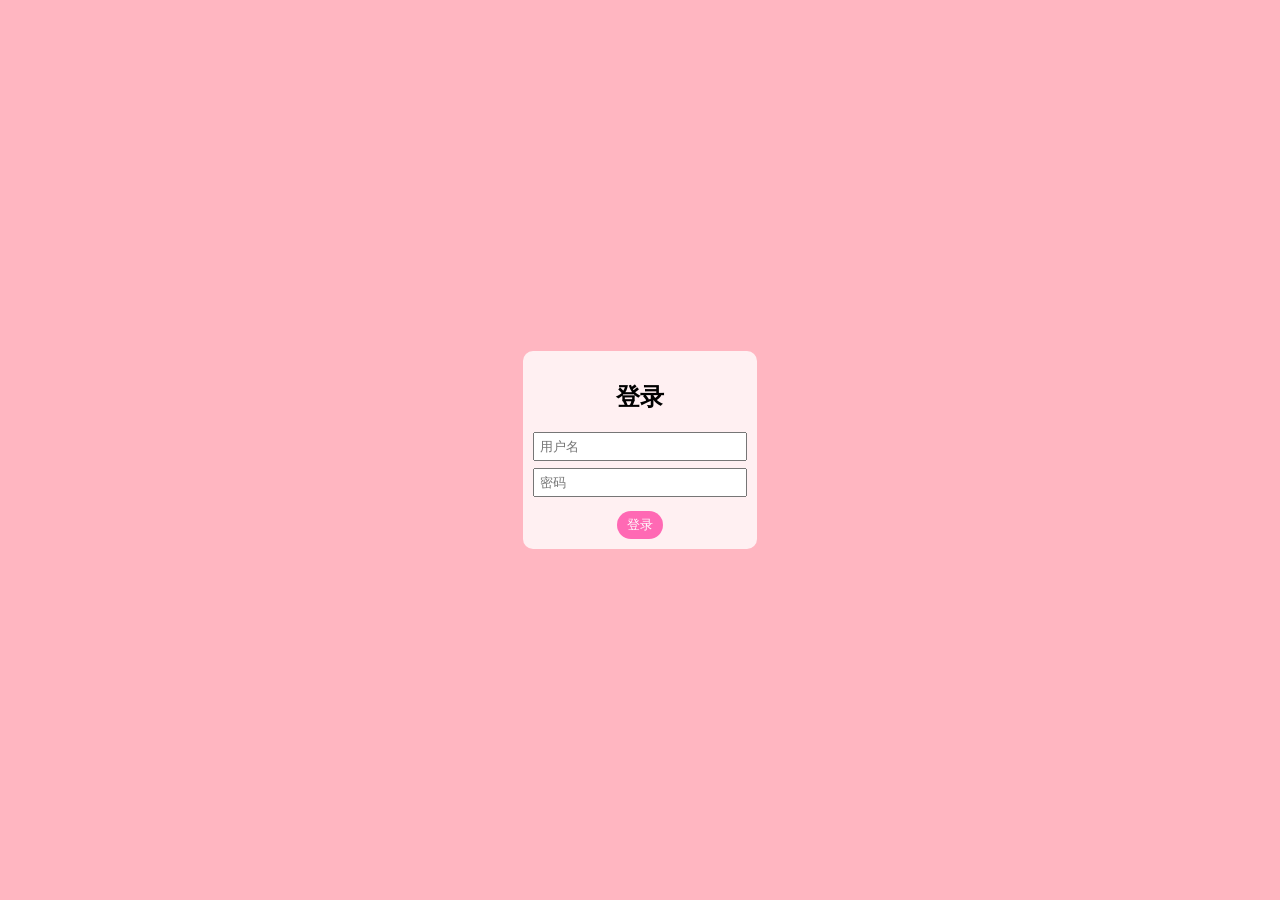
<file: index.html>
<!DOCTYPE html>
<html lang="zh">
<head>
    <meta charset="UTF-8">
    <meta name="viewport" content="width=device-width, initial-scale=1.0">
    <title>流畅动画演示</title>
    <style>
        @font-face {
            font-family: 'MiSans';
            src: url('C:\\Users\\shoah\\AppData\\Local\\Microsoft\\Edge\\User Data\\Default\\Extensions\\inedkoakiaeepjoblbiiipedngonadhn\\1.4.12_0\\dist\\webfont\\MiSans-Normal.woff') format('woff');
            font-weight: normal;
            font-style: normal;
        }
        body {
            margin: 0;
            padding: 0;
            display: flex;
            justify-content: center;
            align-items: center;
            height: 100vh;
            background-color: #FFB6C1; /* 浅粉色背景 */
            overflow: hidden;
            font-family: 'MiSans', sans-serif;
        }
        .flower {
            width: 100px;
            height: 100px;
            position: absolute;
            animation: moveFlower 4s ease-in-out infinite alternate;
            display: none; /* 初始状态下隐藏花朵 */
        }
        .petal {
            position: absolute;
            width: 30px;
            height: 60px;
            background-color: #FF69B4;
            border-radius: 50% 50% 0 0;
            transform-origin: bottom center;
            animation: bloom 2s ease-in-out infinite alternate;
        }
        .petal:nth-child(1) { transform: rotate(0deg) translateY(-30px); }
        .petal:nth-child(2) { transform: rotate(72deg) translateY(-30px); }
        .petal:nth-child(3) { transform: rotate(144deg) translateY(-30px); }
        .petal:nth-child(4) { transform: rotate(216deg) translateY(-30px); }
        .petal:nth-child(5) { transform: rotate(288deg) translateY(-30px); }
        @keyframes moveFlower {
            0% {
                transform: translate(-150px, -150px);
            }
            25% {
                transform: translate(150px, -150px);
            }
            50% {
                transform: translate(150px, 150px);
            }
            75% {
                transform: translate(-150px, 150px);
            }
            100% {
                transform: translate(-150px, -150px);
            }
        }
        @keyframes bloom {
            0% {
                transform: scale(0.5) rotate(var(--rotation));
            }
            100% {
                transform: scale(1) rotate(var(--rotation));
            }
        }
        .login-form {
            background-color: rgba(255, 255, 255, 0.8);
            padding: 10px; /* 将上下内边距从20px减少到10px */
            border-radius: 10px;
            text-align: center;
        }
        .login-form input {
            display: block;
            margin: 7px auto; /* 将上下外边距从10px减少到8px */
            padding: 5px;
            width: 200px;
            font-family: 'MiSans', sans-serif;
        }
        .login-form button {
            margin-top: 7px; /* 将上外边距从10px减少到8px */
            padding: 5px 10px;
            background-color: #FF69B4;
            border: none;
            color: white;
            cursor: pointer;
            border-radius: 20px; /* 添加圆角 */
            font-family: 'MiSans', sans-serif;
        }
    </style>
</head>
<body>
    <div class="login-form">
        <h2>登录</h2>
        <input type="text" placeholder="用户名" id="username">
        <input type="password" placeholder="密码" id="password">
        <button onclick="login()">登录</button>
    </div>
    <div class="flower">
        <div class="petal" style="--rotation: 0deg;"></div>
        <div class="petal" style="--rotation: 72deg;"></div>
        <div class="petal" style="--rotation: 144deg;"></div>
        <div class="petal" style="--rotation: 216deg;"></div>
        <div class="petal" style="--rotation: 288deg;"></div>
    </div>
    <script>
        function login() {
            var username = document.getElementById('username').value;
            var password = document.getElementById('password').value;
            if (username && password) {
                document.querySelector('.login-form').style.display = 'none';
                document.querySelector('.flower').style.display = 'block';
            } else {
                alert('请输入用户名和密码');
            }
        }
    </script>
</body>
</html>
</file>
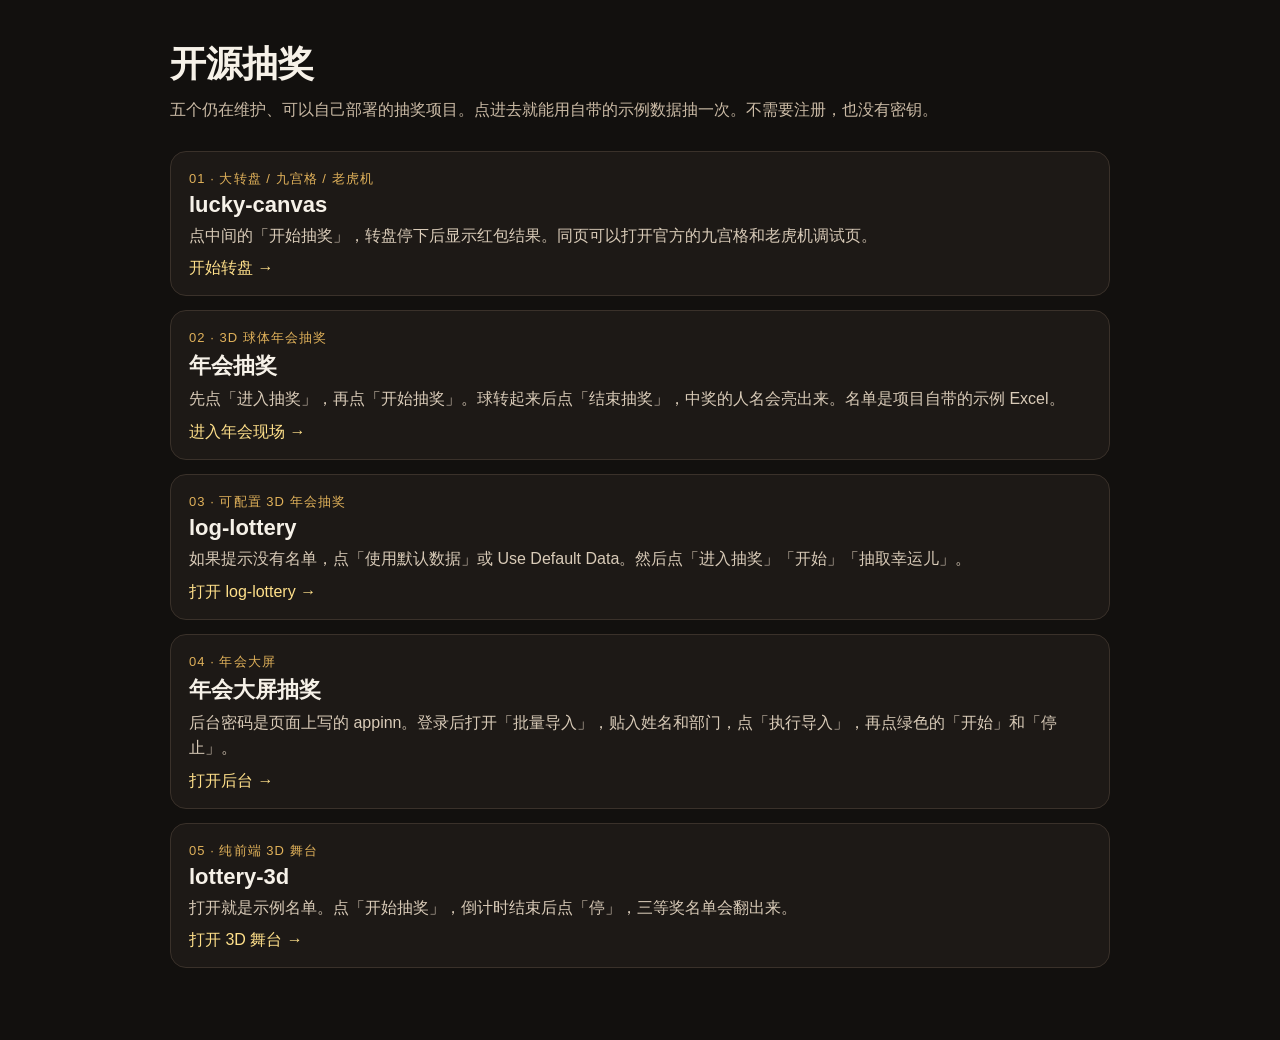
<file: lottery-showcase/index.html>
<!DOCTYPE html>
<html lang="zh-CN">
<head>
  <meta charset="UTF-8" />
  <meta name="viewport" content="width=device-width, initial-scale=1" />
  <title>开源抽奖</title>
  <style>
    :root { color-scheme: dark; }
    * { box-sizing: border-box; }
    body {
      margin: 0;
      font-family: "Segoe UI", "PingFang SC", "Microsoft YaHei", sans-serif;
      color: #f6f1e8;
      background: #12100e;
    }
    main { max-width: 980px; margin: 0 auto; padding: 40px 20px 72px; }
    h1 { font-size: 36px; margin: 0 0 8px; }
    .lead { margin: 0 0 28px; color: #cbbba6; line-height: 1.6; }
    ol { list-style: none; padding: 0; margin: 0; display: grid; gap: 14px; }
    a.card {
      display: block;
      text-decoration: none;
      color: inherit;
      background: #1d1916;
      border: 1px solid #3a312a;
      border-radius: 16px;
      padding: 18px 18px 16px;
    }
    a.card:hover { border-color: #e0b15a; }
    .rank { color: #e0b15a; font-size: 13px; letter-spacing: 0.08em; }
    h2 { margin: 4px 0 6px; font-size: 22px; }
    p { margin: 0; color: #d9cbb8; line-height: 1.55; }
    .go { display: inline-block; margin-top: 10px; color: #ffe08a; }
  </style>
</head>
<body>
  <main>
    <h1>开源抽奖</h1>
    <p class="lead">五个仍在维护、可以自己部署的抽奖项目。点进去就能用自带的示例数据抽一次。不需要注册，也没有密钥。</p>
    <ol>
      <li>
        <a class="card" href="lucky-canvas/examples/showcase.html">
          <div class="rank">01 · 大转盘 / 九宫格 / 老虎机</div>
          <h2>lucky-canvas</h2>
          <p>点中间的「开始抽奖」，转盘停下后显示红包结果。同页可以打开官方的九宫格和老虎机调试页。</p>
          <span class="go">开始转盘 →</span>
        </a>
      </li>
      <li>
        <a class="card" href="moshang/index.html">
          <div class="rank">02 · 3D 球体年会抽奖</div>
          <h2>年会抽奖</h2>
          <p>先点「进入抽奖」，再点「开始抽奖」。球转起来后点「结束抽奖」，中奖的人名会亮出来。名单是项目自带的示例 Excel。</p>
          <span class="go">进入年会现场 →</span>
        </a>
      </li>
      <li>
        <a class="card" href="log-lottery/index.html">
          <div class="rank">03 · 可配置 3D 年会抽奖</div>
          <h2>log-lottery</h2>
          <p>如果提示没有名单，点「使用默认数据」或 Use Default Data。然后点「进入抽奖」「开始」「抽取幸运儿」。</p>
          <span class="go">打开 log-lottery →</span>
        </a>
      </li>
      <li>
        <a class="card" href="scavin/index.html#/admin">
          <div class="rank">04 · 年会大屏</div>
          <h2>年会大屏抽奖</h2>
          <p>后台密码是页面上写的 appinn。登录后打开「批量导入」，贴入姓名和部门，点「执行导入」，再点绿色的「开始」和「停止」。</p>
          <span class="go">打开后台 →</span>
        </a>
      </li>
      <li>
        <a class="card" href="lottery-3d/index.html">
          <div class="rank">05 · 纯前端 3D 舞台</div>
          <h2>lottery-3d</h2>
          <p>打开就是示例名单。点「开始抽奖」，倒计时结束后点「停」，三等奖名单会翻出来。</p>
          <span class="go">打开 3D 舞台 →</span>
        </a>
      </li>
    </ol>
  </main>
</body>
</html>
</file>
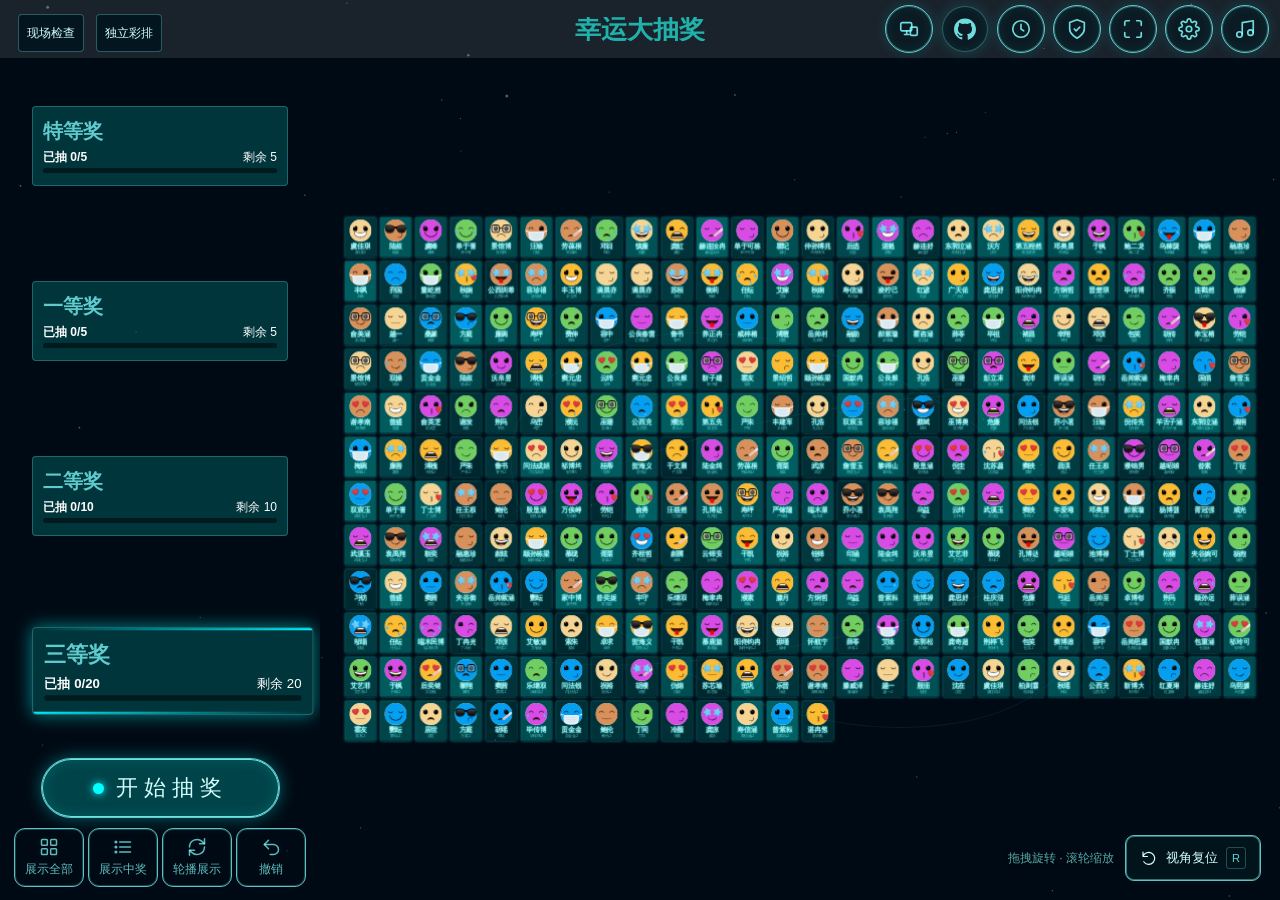
<file: lottery-showcase/lottery-3d/index.html>
<!DOCTYPE html>
<html lang="zh-CN">
  <head>
    <meta charset="utf-8">
    <meta name="viewport" content="width=device-width,initial-scale=1.0">
    <meta name="theme-color" content="#021620">
    <link rel="icon" href="./favicon.ico">
    <link rel="apple-touch-icon" href="./apple-touch-icon.png">
    <title>幸运大抽奖</title>
    <script type="module" crossorigin src="./assets/index-B-l3Gvdc.js"></script>
    <link rel="modulepreload" crossorigin href="./assets/preload-helper-kNaey6uv.js">
    <link rel="stylesheet" crossorigin href="./assets/index-C_FTLn14.css">
  <link rel="manifest" href="./manifest.webmanifest"></head>
  <body>
    <noscript>
      <strong>We're sorry but lottery-3d doesn't work properly without JavaScript enabled. Please enable it to continue.</strong>
    </noscript>
    <div id="app"></div>
  </body>
</html>
</file>
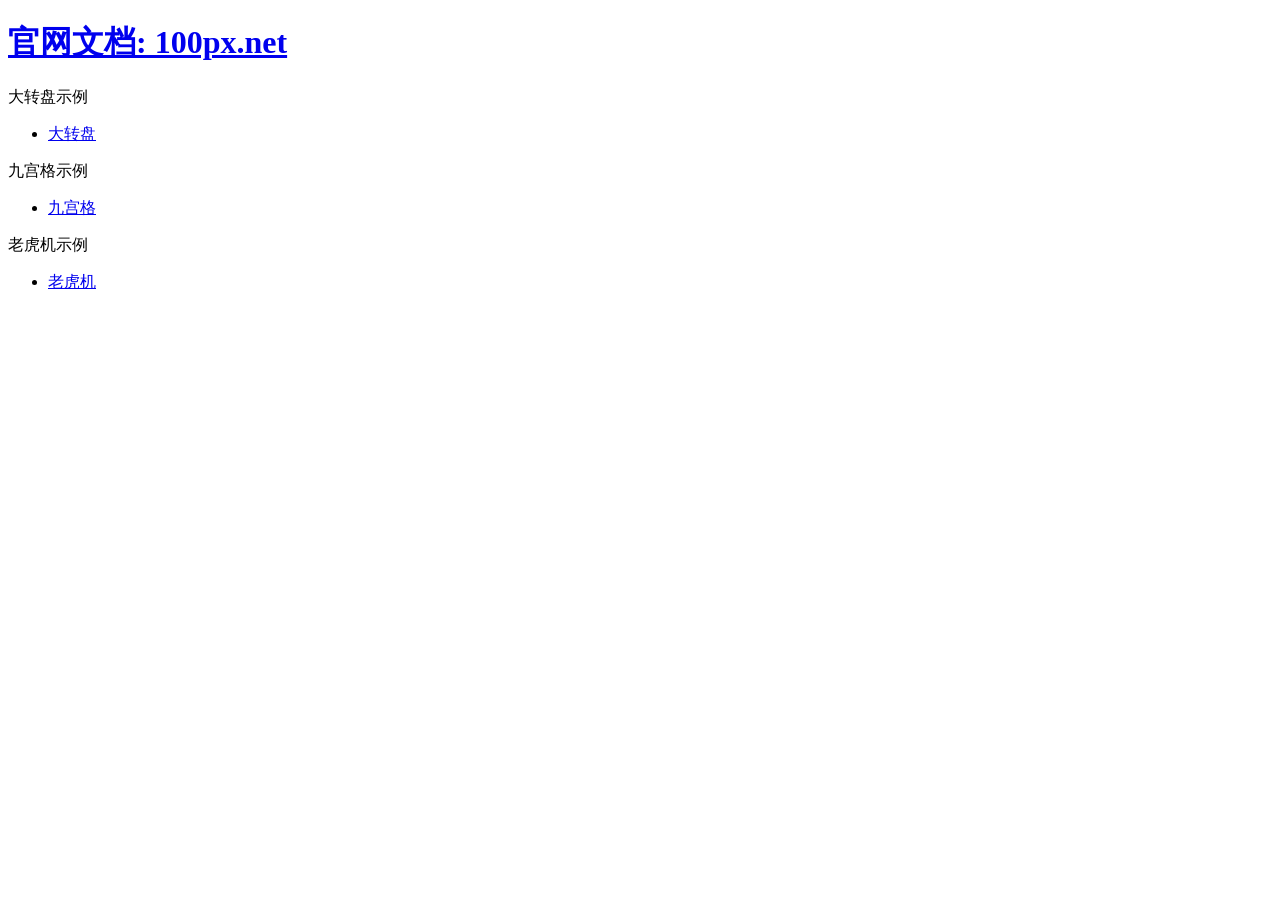
<file: lottery-showcase/lucky-canvas/examples/index.html>
<!DOCTYPE html>
<html lang="en">
<head>
  <meta charset="UTF-8">
  <meta name="viewport" content="width=device-width, initial-scale=1.0">
  <title>Document</title>
</head>
<body>
  <h1><a href="https://100px.net">官网文档: 100px.net</a></h1>
  大转盘示例
  <ul>
    <li><a href="./wheel.html">大转盘</a></li>
  </ul>
  九宫格示例
  <ul>
    <li><a href="./grid.html">九宫格</a></li>
  </ul>
  老虎机示例
  <ul>
    <li><a href="./slot.html">老虎机</a></li>
  </ul>
</body>
</html>
</file>
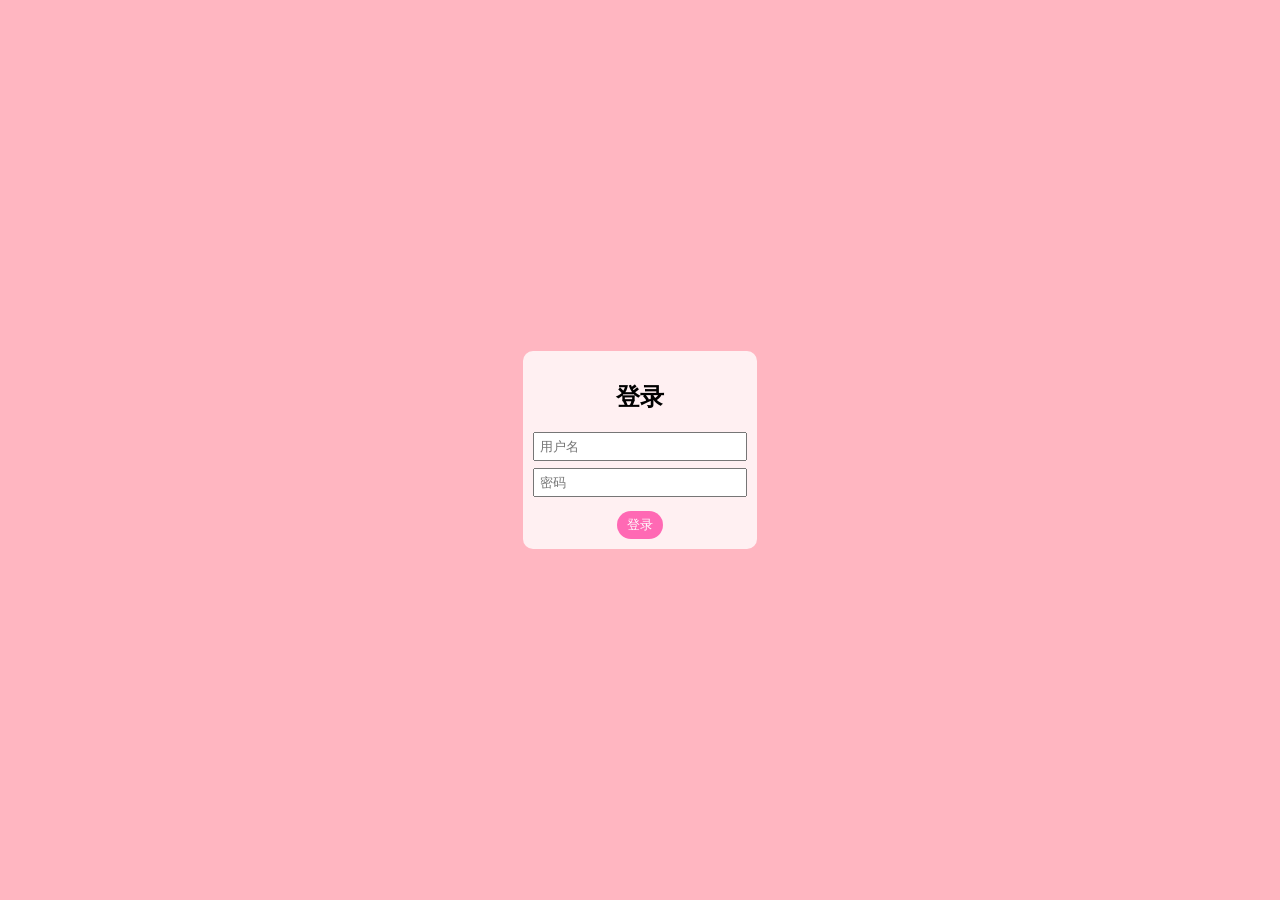
<file: smooth_animation.html>
<!DOCTYPE html>
<html lang="zh">
<head>
    <meta charset="UTF-8">
    <meta name="viewport" content="width=device-width, initial-scale=1.0">
    <title>流畅动画演示</title>
    <style>
        @font-face {
            font-family: 'MiSans';
            src: url('C:\\Users\\shoah\\AppData\\Local\\Microsoft\\Edge\\User Data\\Default\\Extensions\\inedkoakiaeepjoblbiiipedngonadhn\\1.4.12_0\\dist\\webfont\\MiSans-Normal.woff') format('woff');
            font-weight: normal;
            font-style: normal;
        }
        body {
            margin: 0;
            padding: 0;
            display: flex;
            justify-content: center;
            align-items: center;
            height: 100vh;
            background-color: #FFB6C1; /* 浅粉色背景 */
            overflow: hidden;
            font-family: 'MiSans', sans-serif;
        }
        .flower {
            width: 100px;
            height: 100px;
            position: absolute;
            animation: moveFlower 4s ease-in-out infinite alternate;
            display: none; /* 初始状态下隐藏花朵 */
        }
        .petal {
            position: absolute;
            width: 30px;
            height: 60px;
            background-color: #FF69B4;
            border-radius: 50% 50% 0 0;
            transform-origin: bottom center;
            animation: bloom 2s ease-in-out infinite alternate;
        }
        .petal:nth-child(1) { transform: rotate(0deg) translateY(-30px); }
        .petal:nth-child(2) { transform: rotate(72deg) translateY(-30px); }
        .petal:nth-child(3) { transform: rotate(144deg) translateY(-30px); }
        .petal:nth-child(4) { transform: rotate(216deg) translateY(-30px); }
        .petal:nth-child(5) { transform: rotate(288deg) translateY(-30px); }
        @keyframes moveFlower {
            0% {
                transform: translate(-150px, -150px);
            }
            25% {
                transform: translate(150px, -150px);
            }
            50% {
                transform: translate(150px, 150px);
            }
            75% {
                transform: translate(-150px, 150px);
            }
            100% {
                transform: translate(-150px, -150px);
            }
        }
        @keyframes bloom {
            0% {
                transform: scale(0.5) rotate(var(--rotation));
            }
            100% {
                transform: scale(1) rotate(var(--rotation));
            }
        }
        .login-form {
            background-color: rgba(255, 255, 255, 0.8);
            padding: 10px; /* 将上下内边距从20px减少到10px */
            border-radius: 10px;
            text-align: center;
        }
        .login-form input {
            display: block;
            margin: 7px auto; /* 将上下外边距从10px减少到8px */
            padding: 5px;
            width: 200px;
            font-family: 'MiSans', sans-serif;
        }
        .login-form button {
            margin-top: 7px; /* 将上外边距从10px减少到8px */
            padding: 5px 10px;
            background-color: #FF69B4;
            border: none;
            color: white;
            cursor: pointer;
            border-radius: 20px; /* 添加圆角 */
            font-family: 'MiSans', sans-serif;
        }
    </style>
</head>
<body>
    <div class="login-form">
        <h2>登录</h2>
        <input type="text" placeholder="用户名" id="username">
        <input type="password" placeholder="密码" id="password">
        <button onclick="login()">登录</button>
    </div>
    <div class="flower">
        <div class="petal" style="--rotation: 0deg;"></div>
        <div class="petal" style="--rotation: 72deg;"></div>
        <div class="petal" style="--rotation: 144deg;"></div>
        <div class="petal" style="--rotation: 216deg;"></div>
        <div class="petal" style="--rotation: 288deg;"></div>
    </div>
    <script>
        function login() {
            var username = document.getElementById('username').value;
            var password = document.getElementById('password').value;
            if (username && password) {
                document.querySelector('.login-form').style.display = 'none';
                document.querySelector('.flower').style.display = 'block';
            } else {
                alert('请输入用户名和密码');
            }
        }
    </script>
</body>
</html>
</file>
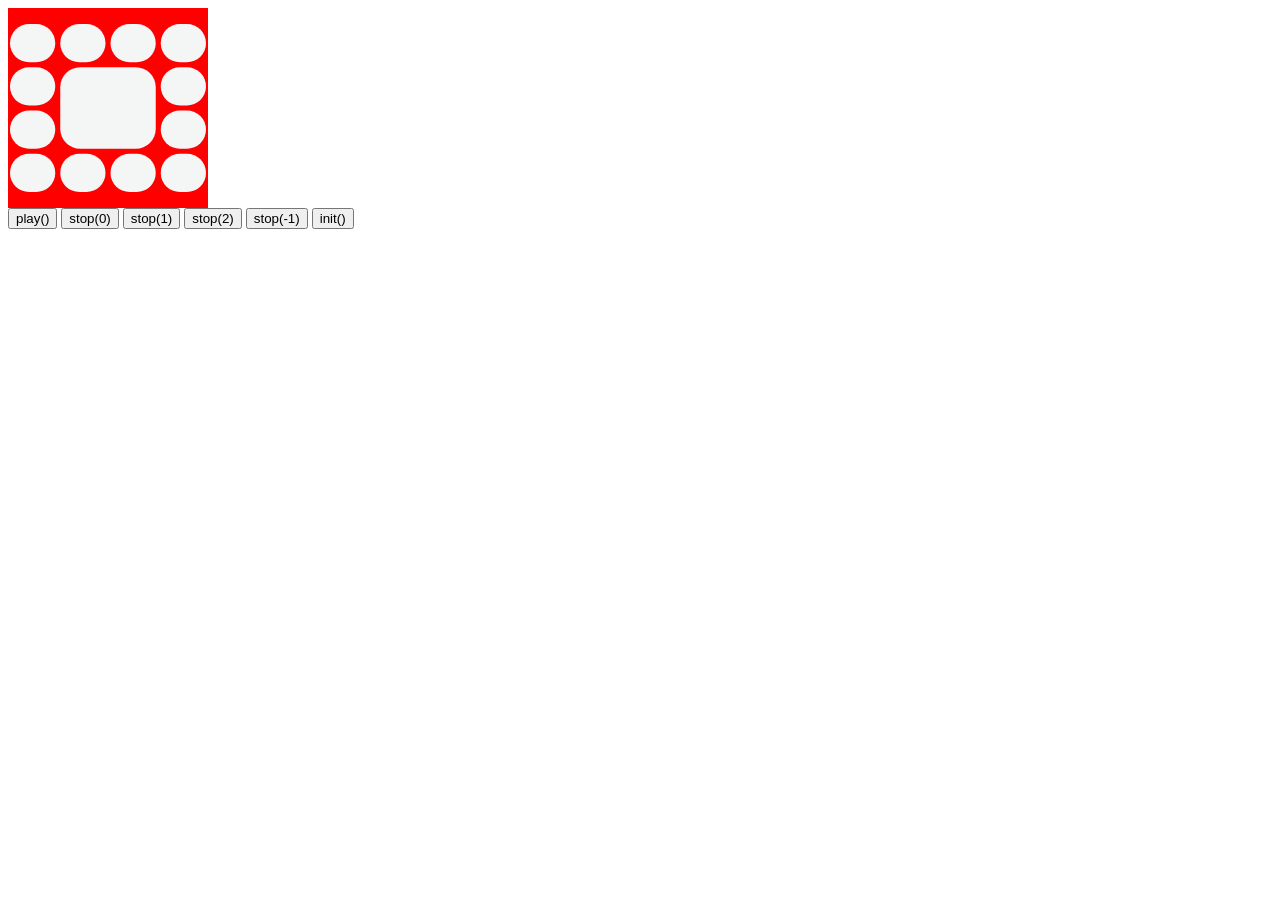
<file: lottery-showcase/lucky-canvas/examples/grid.html>
<!DOCTYPE html>
<html lang="en">
<head>
  <meta charset="UTF-8">
  <meta name="viewport" content="width=device-width, initial-scale=1.0">
  <title>Document</title>
</head>
<body>
  <div id="my-lucky"></div>
  <button onclick="myLucky.play()">play()</button>
  <button onclick="myLucky.stop(0)">stop(0)</button>
  <button onclick="myLucky.stop(1)">stop(1)</button>
  <button onclick="myLucky.stop(2)">stop(2)</button>
  <button onclick="myLucky.stop(-1)">stop(-1)</button>
  <button onclick="myLucky.init()">init()</button>
  <script src="../dist/index.umd.js"></script>
    <script>
      const myLucky = new LuckyCanvas.LuckyGrid('#my-lucky', {
        width: '200px',
        height: '200px',
        rows: 4,
        cols: 4,
        blocks: [
          { padding: '1rem 2px', background: 'red' }
        ],
        prizes: [
          { x: 0, y: 0 },
          { x: 1, y: 0 },
          { x: 2, y: 0 },
          { x: 3, y: 0 },
          { x: 3, y: 1 },
          { x: 3, y: 2 },
          { x: 3, y: 3 },
          { x: 2, y: 3 },
          { x: 1, y: 3 },
          { x: 0, y: 3 },
          { x: 0, y: 2 },
          { x: 0, y: 1 },
        ],
        buttons: [
          {
            x: 1, y: 1,
            row: 2, col: 2,
          },
        ],
        defaultStyle: {
          background: '#f4f5f5'
        }
      })
  </script>
</body>
</html>
</file>
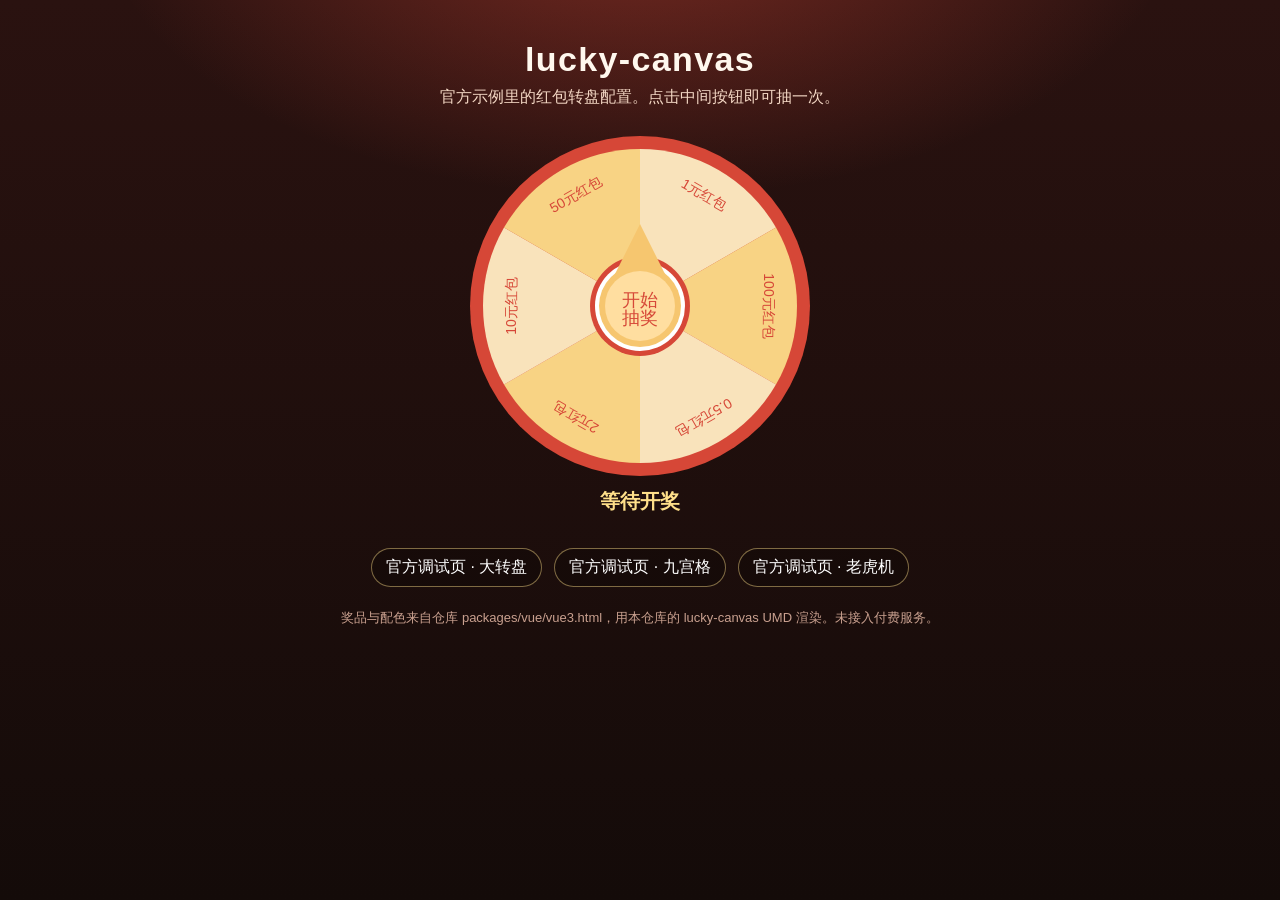
<file: lottery-showcase/lucky-canvas/examples/showcase.html>
<!DOCTYPE html>
<html lang="zh-CN">
<head>
  <meta charset="UTF-8" />
  <meta name="viewport" content="width=device-width, initial-scale=1.0" />
  <title>lucky-canvas 抽奖演示</title>
  <style>
    :root { color-scheme: dark; }
    * { box-sizing: border-box; }
    body {
      margin: 0;
      min-height: 100vh;
      font-family: "Segoe UI", "PingFang SC", "Microsoft YaHei", sans-serif;
      color: #fff8ee;
      background:
        radial-gradient(900px 480px at 50% -10%, rgba(214, 71, 55, 0.45), transparent 60%),
        linear-gradient(180deg, #2a1210 0%, #140b09 100%);
    }
    main {
      max-width: 920px;
      margin: 0 auto;
      padding: 40px 20px 64px;
      text-align: center;
    }
    h1 { font-size: 34px; margin: 0 0 8px; letter-spacing: 0.04em; }
    p { margin: 0; color: #f3d7c4; }
    .wheel-wrap { display: flex; justify-content: center; margin: 28px 0 12px; }
    #result {
      min-height: 32px;
      font-size: 20px;
      font-weight: 700;
      color: #ffe08a;
    }
    .links { margin-top: 28px; display: flex; gap: 12px; justify-content: center; flex-wrap: wrap; }
    .links a {
      color: #fff;
      text-decoration: none;
      border: 1px solid rgba(255, 224, 138, 0.45);
      border-radius: 999px;
      padding: 8px 14px;
      background: rgba(0, 0, 0, 0.2);
    }
    .note { margin-top: 22px; font-size: 13px; color: #c9a08f; }
  </style>
</head>
<body>
  <main>
    <h1>lucky-canvas</h1>
    <p>官方示例里的红包转盘配置。点击中间按钮即可抽一次。</p>
    <div class="wheel-wrap"><div id="my-lucky"></div></div>
    <div id="result">等待开奖</div>
    <div class="links">
      <a href="./wheel.html">官方调试页 · 大转盘</a>
      <a href="./grid.html">官方调试页 · 九宫格</a>
      <a href="./slot.html">官方调试页 · 老虎机</a>
    </div>
    <p class="note">奖品与配色来自仓库 packages/vue/vue3.html，用本仓库的 lucky-canvas UMD 渲染。未接入付费服务。</p>
  </main>
  <script src="../dist/index.umd.js"></script>
  <script>
    const prizes = [
      { title: '1元红包', background: '#f9e3bb', fonts: [{ text: '1元红包', top: '18%' }] },
      { title: '100元红包', background: '#f8d384', fonts: [{ text: '100元红包', top: '18%' }] },
      { title: '0.5元红包', background: '#f9e3bb', fonts: [{ text: '0.5元红包', top: '18%' }] },
      { title: '2元红包', background: '#f8d384', fonts: [{ text: '2元红包', top: '18%' }] },
      { title: '10元红包', background: '#f9e3bb', fonts: [{ text: '10元红包', top: '18%' }] },
      { title: '50元红包', background: '#f8d384', fonts: [{ text: '50元红包', top: '18%' }] }
    ]
    const result = document.getElementById('result')
    const myLucky = new LuckyCanvas.LuckyWheel('#my-lucky', {
      width: '340px',
      height: '340px',
      blocks: [{ padding: '13px', background: '#d64737' }],
      prizes,
      buttons: [
        { radius: '50px', background: '#d64737' },
        { radius: '45px', background: '#fff' },
        { radius: '41px', background: '#f6c66f', pointer: true },
        { radius: '35px', background: '#ffdea0', fonts: [{ text: '开始\n抽奖', fontSize: '18px', top: -18 }] }
      ],
      defaultStyle: { fontColor: '#d64737', fontSize: '14px' },
      start() {
        result.textContent = '转动中…'
        myLucky.play()
        const index = Math.floor(Math.random() * prizes.length)
        setTimeout(() => myLucky.stop(index), 2600)
      },
      end(prize) {
        result.textContent = '抽中：' + (prize.fonts && prize.fonts[0] ? prize.fonts[0].text : prize.title || '奖品')
      }
    })
  </script>
</body>
</html>
</file>
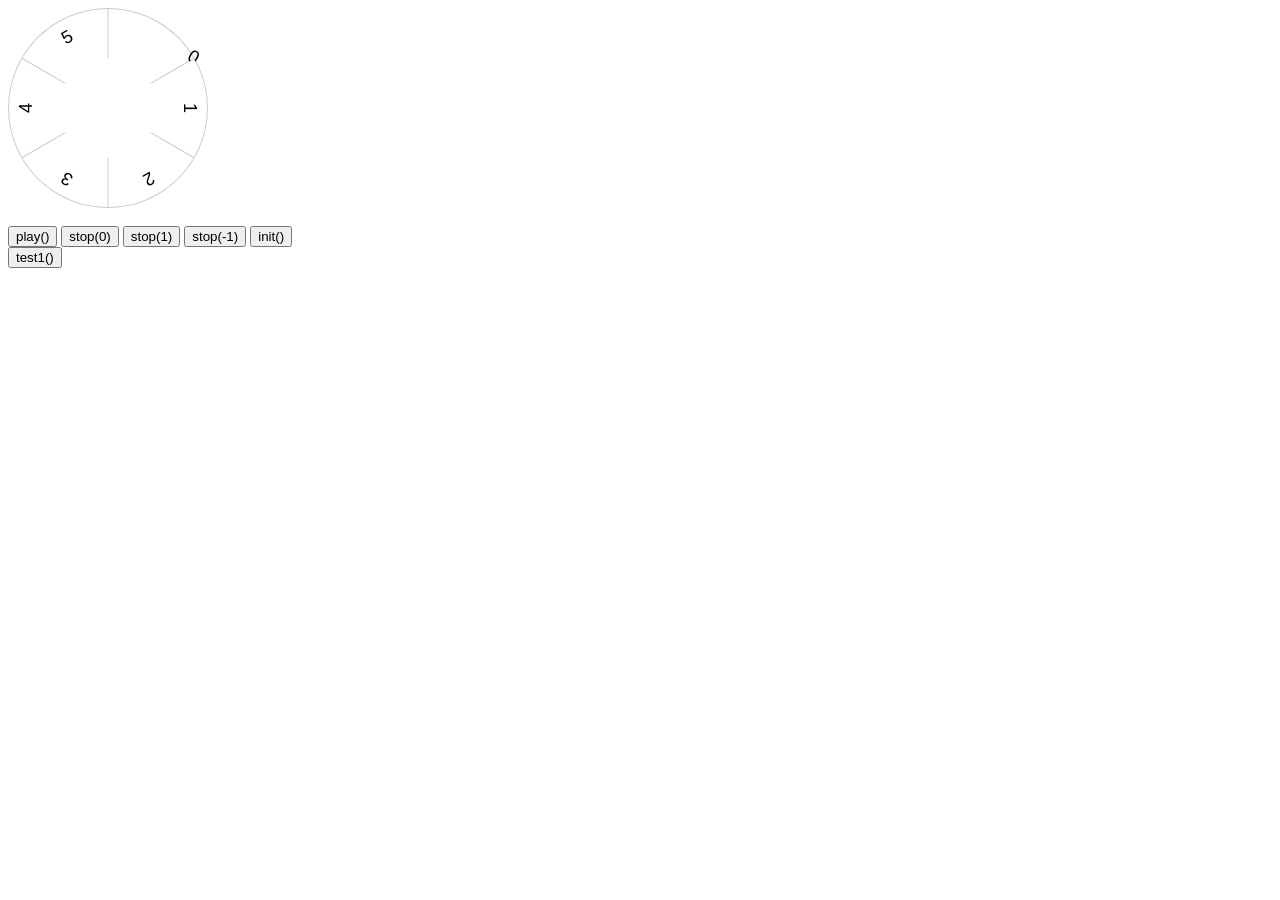
<file: lottery-showcase/lucky-canvas/examples/wheel.html>
<!DOCTYPE html>
<html lang="en">
<head>
  <meta charset="UTF-8">
  <meta name="viewport" content="width=device-width, initial-scale=1.0">
  <title>Document</title>
</head>
<body style="opacity: 1;">
  <body>
    <!-- <script>
      var documentElement = document.documentElement;
      function callback() {
        var clientWidth = documentElement.clientWidth;
        // 屏幕宽度大于780，不在放大
        clientWidth = clientWidth < 780 ? clientWidth : 780;
        documentElement.style.fontSize = clientWidth / 10 + 'px';
      }
      document.addEventListener('DOMContentLoaded', callback);
      window.addEventListener('orientationchange' in window ? 'orientationchange' : 'resize', callback);
    </script> -->
    <div id="my-lucky"></div>
    <br />
    <button onclick="myLucky.play()">play()</button>
    <button onclick="myLucky.stop(0)">stop(0)</button>
    <button onclick="myLucky.stop(1)">stop(1)</button>
    <button onclick="myLucky.stop(-1)">stop(-1)</button>
    <button onclick="myLucky.init()">init()</button>
    <br />
    <button onclick="test1()">test1()</button>
    <script src="../dist/index.umd.js"></script>
    <script>
      function test1() {
        myLucky.defaultStyle.background = '#ddd'
      }
      const myLucky = new LuckyCanvas.LuckyWheel('#my-lucky', {
        width: '200px',
        height: '200px',
        blocks: [{ padding: '1px', background: '#ccc' }],
        prizes: [
          { fonts: [{ text: '0', top: '0%', left: '49%' }],  },
          { fonts: [{ text: '1', top: '10%' }] },
          { fonts: [{ text: '2', top: '10%' }] },
          { fonts: [{ text: '3', top: '10%' }] },
          { fonts: [{ text: '4', top: '10%' }] },
          { fonts: [{ text: '5', top: '10%' }] },
        ],
        buttons: [
          { radius: '50%', background: '#fff' },
        ],
        defaultStyle: {
          background: '#fff'
        },
        defaultConfig: {
          gutter: 1
        },
        start () {
          myLucky.play()
          setTimeout(() => {
          myLucky.stop(0)
          })
        }
      })
    </script>
  </body>
</body>
</html>
</file>
<file: lottery-showcase/lottery-3d/assets/index-C_FTLn14.css>
.lottery-countdown{z-index:850;pointer-events:none;justify-content:center;align-items:center;display:flex;position:fixed;inset:0}.lottery-countdown .countdown-num{color:var(--text-bright);text-shadow:0 0 40px rgba(var(--accent-glow-rgb), .8), 0 0 80px rgba(var(--accent-glow-rgb), .4);font-size:180px;font-weight:700;animation:.8s ease-out countdown-pop}@keyframes countdown-pop{0%{opacity:0;transform:scale(2.2)}20%{opacity:1;transform:scale(1)}80%{opacity:1;transform:scale(1)}to{opacity:.2;transform:scale(.85)}}.lottery-win-banner{z-index:6;max-width:calc(100% - 360px);color:var(--text-bright);text-align:center;cursor:pointer;background:#000a14f0;border:0;border-radius:6px;outline:0;align-items:center;gap:16px;padding:5px 22px;animation:.4s ease-out reveal-title-in;display:flex;position:absolute;top:70px;left:calc(50% + 160px);transform:translate(-50%)}.lottery-win-banner .banner-inner{flex-direction:column;gap:3px;min-width:0;display:flex}.lottery-win-banner .banner-congrats{letter-spacing:3px;color:rgba(var(--accent-light-rgb), .8);font-size:12px}.lottery-win-banner .banner-prize-name{color:var(--header-color);text-overflow:ellipsis;white-space:nowrap;font-size:clamp(24px,2.4vw,36px);font-weight:650;line-height:1.2;overflow:hidden}.lottery-win-banner .banner-prize-img{object-fit:contain;border-radius:5px;width:48px;height:48px}.lottery-win-banner .banner-winners{clip-path:inset(50%);width:1px;height:1px;position:absolute;overflow:hidden}.lottery-win-banner:focus-visible{outline:2px solid var(--header-color);outline-offset:3px}@keyframes reveal-title-in{0%{opacity:0;margin-top:-8px}to{opacity:1;margin-top:0}}@media (height<=650px){.lottery-win-banner{padding:3px 14px;top:65px}.lottery-win-banner .banner-prize-name{font-size:24px}}.lottery-music{-webkit-user-select:none;user-select:none;width:0;height:0;position:fixed}.music-box{right:12px}.music-box.playing svg{animation:3s linear infinite music-spin}@keyframes music-spin{to{transform:rotate(360deg)}}@media (prefers-reduced-motion:reduce){.music-box.playing svg{animation:none}}@media (width<=480px){.music-box{right:8px}}.toast-stack{z-index:2000;pointer-events:none;flex-direction:column;align-items:center;gap:10px;display:flex;position:fixed;top:70px;left:50%;transform:translate(-50%)}.toast-item{color:var(--text-bright);background:rgba(var(--hud-bg-rgb), .88);border:1px solid rgba(var(--accent-light-rgb), .45);-webkit-backdrop-filter:blur(6px);backdrop-filter:blur(6px);box-shadow:0 0 16px rgba(var(--accent-glow-rgb), .25);border-radius:4px;padding:10px 22px;font-size:15px;animation:.2s ease-out toast-in}@keyframes toast-in{0%{opacity:0;transform:translateY(-8px)}to{opacity:1;transform:translateY(0)}}.confirm-mask{z-index:2001;background:#0000008c;justify-content:center;align-items:center;display:flex;position:fixed;inset:0}.confirm-dialog{text-align:center;min-width:320px;max-width:480px;color:var(--text-bright);background:rgba(var(--hud-bg-rgb), .96);border:1px solid rgba(var(--accent-light-rgb), .4);box-shadow:0 0 30px rgba(var(--accent-glow-rgb), .25);border-radius:6px;padding:26px 30px}.confirm-dialog .confirm-message{white-space:pre-wrap;margin-bottom:20px;font-size:16px;line-height:1.6}.confirm-dialog .confirm-warning{color:#ff8a8a;white-space:pre-wrap;margin:-8px 0 20px;font-size:15px;font-weight:600;line-height:1.6}.confirm-dialog .confirm-btns{justify-content:center;gap:14px;display:flex}.confirm-dialog .confirm-btns button{cursor:pointer;color:var(--text-bright);background:rgba(var(--accent-light-rgb), .08);border:1px solid rgba(var(--accent-light-rgb), .35);border-radius:3px;padding:7px 22px;font-size:14px;transition:background-color .15s,border-color .15s}.confirm-dialog .confirm-btns button:hover{background:rgba(var(--accent-light-rgb), .2)}.confirm-dialog .confirm-btns button.primary{border-color:rgba(var(--accent-light-rgb), .7);background:rgba(var(--accent-dark-rgb), .5)}.confirm-dialog .confirm-btns button.primary:hover{background:rgba(var(--accent-dark-rgb), .7)}.lottery-action{box-sizing:border-box;flex:none;justify-content:center;align-items:center;min-height:120px;padding-bottom:14px;display:flex}.lottery-action #menu{box-sizing:border-box;flex-direction:column;align-items:center;gap:12px;width:100%;display:flex;position:relative;bottom:auto}.primary-cta{letter-spacing:6px;cursor:pointer;color:var(--text-bright);background:rgba(var(--accent-dark-rgb), .5);border:1.5px solid rgba(var(--accent-light-rgb), .85);box-shadow:0 0 18px rgba(var(--accent-glow-rgb), .4), inset 0 0 14px rgba(var(--accent-glow-rgb), .15);border-radius:40px;align-items:center;gap:12px;padding:13px 50px;font-size:22px;font-weight:500;transition:background .2s,box-shadow .2s,transform .1s;display:inline-flex;position:relative}.primary-cta:hover{background:rgba(var(--accent-dark-rgb), .7);box-shadow:0 0 28px rgba(var(--accent-glow-rgb), .6), inset 0 0 18px rgba(var(--accent-glow-rgb), .22)}.primary-cta:active{transform:scale(.97)}.primary-cta .cta-dot{background:rgb(var(--accent-glow-rgb));width:11px;height:11px;box-shadow:0 0 9px rgb(var(--accent-glow-rgb));border-radius:50%}.primary-cta.is-spinning{letter-spacing:12px;animation:.9s ease-in-out infinite cta-pulse}.primary-cta.is-spinning .cta-dot{animation:.5s step-end infinite cta-blink}@keyframes cta-pulse{0%,to{box-shadow:0 0 22px rgba(var(--accent-glow-rgb), .5), inset 0 0 16px rgba(var(--accent-glow-rgb), .25)}50%{box-shadow:0 0 40px rgba(var(--accent-glow-rgb), .92), inset 0 0 22px rgba(var(--accent-glow-rgb), .45)}}@keyframes cta-blink{0%{opacity:1}50%{opacity:.25}}.secondary-actions{gap:6px;display:flex}.secondary-actions .icon-action{cursor:pointer;width:68px;color:rgba(var(--accent-light-rgb), .72);border:1px solid rgba(var(--accent-light-rgb), .22);background:0 0;border-radius:10px;flex-direction:column;align-items:center;gap:4px;padding:7px 0;font-size:12px;transition:color .15s,border-color .15s,background .15s;display:inline-flex}.secondary-actions .icon-action svg{width:20px;height:20px}.secondary-actions .icon-action:hover{color:var(--text-bright);border-color:rgba(var(--accent-light-rgb), .6);background:rgba(var(--accent-light-rgb), .08)}.secondary-actions .icon-action.active{color:var(--text-bright);border-color:rgba(var(--accent-glow-rgb), .7);background:rgba(var(--accent-glow-rgb), .12)}.show-all-win-user{z-index:999;border:1px solid rgba(var(--accent-dark-rgb), .314);color:#fff;background-color:#00050afa;flex-direction:column;width:calc(100vw - 60px);height:calc(100vh - 110px);display:flex;position:fixed;top:80px;left:30px}.show-all-win-user .close-btn{cursor:pointer;color:#ffffffb3;font-size:30px;display:block;position:absolute;top:10px;right:10px}.show-all-win-user .win-panel-tools{border-bottom:1px solid rgba(var(--accent-light-rgb), .15);flex-wrap:wrap;flex:none;justify-content:center;align-items:center;gap:10px;padding:18px 20px;display:flex}.show-all-win-user .win-search{width:280px;max-width:70vw;color:var(--text-bright);background:rgba(var(--accent-dark-rgb), .25);border:1px solid rgba(var(--accent-light-rgb), .4);border-radius:6px;outline:none;padding:8px 16px;font-size:15px}.show-all-win-user .win-search:focus{border-color:rgba(var(--accent-light-rgb), .8)}.show-all-win-user .win-search::placeholder{color:rgba(var(--accent-light-rgb), .5)}.show-all-win-user .export-poster-btn{cursor:pointer;color:var(--text-bright);background:rgba(var(--accent-dark-rgb), .5);border:1px solid rgba(var(--accent-light-rgb), .6);border-radius:6px;padding:8px 18px;font-size:14px}.show-all-win-user .export-poster-btn:hover{background:rgba(var(--accent-light-rgb), .25)}.show-all-win-user .win-panel-body{flex:1;padding:20px 28px;overflow-y:auto}.show-all-win-user .win-empty{text-align:center;color:rgba(var(--accent-light-rgb), .6);padding:80px 20px;font-size:16px}.show-all-win-user .void-confirm{text-align:center;background:rgba(var(--hud-bg-rgb), .95);border:1px solid #ff6e6e80;max-width:90%;padding:16px 24px;position:absolute;bottom:30px;left:50%;transform:translate(-50%);box-shadow:0 0 20px #ff6e6e33}.show-all-win-user .void-confirm p{margin-bottom:12px;font-size:16px}.show-all-win-user .void-confirm .void-confirm-btns button{cursor:pointer;color:#fff;background:rgba(var(--accent-light-rgb), .12);border:1px solid rgba(var(--accent-light-rgb), .4);margin:0 8px;padding:6px 14px}.show-all-win-user .void-confirm .void-confirm-btns button:hover{background:rgba(var(--accent-light-rgb), .25)}.show-all-win-user .void-confirm .void-confirm-btns button:first-child{border-color:#ffb46e99}.show-all-win-user .prize-win-item{background:rgba(var(--accent-dark-rgb), .12);border:1px solid rgba(var(--accent-light-rgb), .18);border-radius:8px;margin-bottom:18px;padding:16px 20px}.show-all-win-user .prize-win-item .prize-win-header{align-items:center;gap:10px;margin-bottom:12px;display:flex}.show-all-win-user .prize-win-item .prize-win-header .prize-name{color:rgb(var(--accent-light-rgb));font-size:20px;font-weight:700}.show-all-win-user .prize-win-item .prize-win-header .prize-count-badge{color:var(--text-bright);background:rgba(var(--accent-light-rgb), .18);border-radius:10px;padding:2px 10px;font-size:12px}.show-all-win-user .prize-win-item .prize-win-user{flex-wrap:wrap;gap:8px;display:flex}.show-all-win-user .prize-win-item .prize-win-user .prize-win-user-name{background:rgba(var(--card-rgb), .3);border:1px solid rgba(var(--accent-light-rgb), .12);border-radius:6px;padding:6px 14px;font-size:15px;position:relative}.show-all-win-user .prize-win-item .prize-win-user .prize-win-user-name .void-btn{appearance:none;color:#fff;cursor:pointer;opacity:0;background:#dc4646f2;border:0;border-radius:50%;justify-content:center;align-items:center;width:16px;height:16px;padding:0;font-size:11px;font-style:normal;line-height:1;transition:opacity .15s;display:flex;position:absolute;top:-7px;right:-5px}.show-all-win-user .prize-win-item .prize-win-user .prize-win-user-name:hover .void-btn,.show-all-win-user .prize-win-item .prize-win-user .prize-win-user-name:focus-within .void-btn{opacity:1}@media (hover:none){.show-all-win-user .prize-win-item .prize-win-user .prize-win-user-name .void-btn{opacity:1}}.presentation-controls{width:290px;color:var(--text-bright);flex-direction:column;gap:8px;font-size:12px;display:flex}.presentation-controls button{border:1px solid rgba(var(--accent-light-rgb), .3);font:inherit;color:inherit;background:rgba(var(--hud-bg-rgb), .8);white-space:nowrap;border-radius:5px;outline:none;padding:7px 10px}.presentation-controls button:disabled{opacity:.35}.presentation-controls .presentation-tools{justify-content:center;gap:10px;display:flex}.presentation-controls .presentation-groups{justify-content:space-between;align-items:center;gap:8px;display:flex}.primary-cta{white-space:nowrap}.primary-cta:disabled{opacity:.6;animation:none}@media (height<=650px){#menu{gap:8px}.primary-cta{padding:10px 40px;font-size:20px}.presentation-controls{gap:5px}}.prize-wrap{flex-direction:column;width:10vw;min-width:320px;height:100%;display:flex}.prize-list{flex-direction:column;flex:1;justify-content:space-around;align-items:center;min-height:0;display:flex;overflow-y:auto}.prize-item{background-color:rgba(var(--accent-dark-rgb), .37);border:1px solid rgba(var(--accent-light-rgb), .25);color:rgba(var(--accent-light-rgb), .75);box-sizing:border-box;cursor:pointer;border-radius:4px;flex-wrap:nowrap;align-items:center;width:80%;height:80px;padding:10px;transition:transform 1s ease-in;display:flex}.prize-item:last-child{margin-bottom:0}.prize-item .prize-item-left{width:60px;margin-right:10px}.prize-item .prize-item-left img{border-radius:50%;width:60px;height:60px;display:block}.prize-item .prize-item-right{flex-direction:column;flex:1;align-items:flex-start;min-width:0;display:flex}.prize-item .prize-item-right .prize-item-title{margin-bottom:6px;font-size:20px;font-weight:700}.prize-item .prize-item-right .prize-item-count-wrap{width:100%}.prize-item .prize-item-right .prize-item-count-wrap .prize-item-counts{color:#fff;font-variant-numeric:tabular-nums;flex-wrap:wrap;justify-content:space-between;gap:2px 8px;margin-bottom:3px;font-size:12px;line-height:16px;display:flex}.prize-item .prize-item-right .prize-item-count-wrap .prize-item-count-text{font-weight:700}.prize-item .prize-item-right .progress{box-sizing:border-box;background:#00000080;border-radius:1vh;width:100%;height:5px;padding:1px;overflow:hidden}.prize-item .prize-item-right .progress .progress-bar{background:linear-gradient(90deg, rgba(var(--accent-dark-rgb), .9), rgb(var(--accent-glow-rgb)));border-radius:1.8vh;height:100%;transition:width .6s;animation:2s animate-positive;position:relative}.prize-item .prize-item-right .progress-bar.active{animation:2s animate-positive}.prize-item .prize-item-right .progress-bar-striped{-webkit-background-size:8px 8px;background-image:linear-gradient(45deg,#ffffff26 25%,#0000 25% 50%,#ffffff26 50% 75%,#0000 75%,#0000);background-size:8px 8px}@keyframes animate-positive{0%{width:0}}@keyframes progress-bar-stripes{0%{background-position:8px 0}to{background-position:0 0}}.prize-item.shine{box-shadow:0 0 15px 0 rgba(var(--accent-glow-rgb), .5);transform-origin:0;position:relative;overflow:hidden;transform:scale(1.1)}.prize-item.shine span{display:block;position:absolute}.prize-item.shine span.line-1{background:linear-gradient(90deg, transparent, var(--shine-color));width:100%;height:2px;animation:1s linear infinite animate1;top:0;left:0}@keyframes animate1{0%{left:-100%}50%,to{left:100%}}.prize-item.shine span.line-2{background:linear-gradient(180deg, transparent, var(--shine-color));width:2px;height:100%;animation:1s linear .25s infinite animate2;top:-100%;right:0}@keyframes animate2{0%{top:-100%}50%,to{top:100%}}.prize-item.shine span.line-3{background:linear-gradient(270deg, transparent, var(--shine-color));width:100%;height:2px;animation:1s linear .5s infinite animate3;bottom:0;right:0}@keyframes animate3{0%{right:-100%}50%,to{right:100%}}.prize-item.shine span.line-4{background:linear-gradient(360deg, transparent, var(--shine-color));width:2px;height:100%;animation:1s linear .75s infinite animate4;bottom:-100%;left:0}@keyframes animate4{0%{bottom:-100%}50%,to{bottom:100%}}.prize-item.done{position:relative}.prize-item.done:after{content:"";cursor:not-allowed;background-color:#00000080;position:absolute;inset:0}body{color:#fff;overscroll-behavior:none;background-color:#000;margin:0;font-size:13px;line-height:24px}a{color:#8ff}#menu{text-align:center;width:100%;position:absolute;bottom:20px}.element{width:120px;height:160px;box-shadow:0px 0px 12px rgba(var(--accent-glow-rgb), .5);border:1px solid rgba(var(--accent-light-rgb), .25);text-align:center;cursor:default;font-family:Helvetica,sans-serif;line-height:normal}.element:hover{box-shadow:0px 0px 12px rgba(var(--accent-glow-rgb), .75);border:1px solid rgba(var(--accent-light-rgb), .75)}.element .symbol{color:#ffffffbf;text-shadow:0 0 10px rgba(var(--accent-glow-rgb), .95);font-size:60px;font-weight:700;position:absolute;top:40px;left:0;right:0}.element .details{color:rgba(var(--accent-light-rgb), .75);font-size:12px;position:absolute;bottom:15px;left:0;right:0}button{color:rgba(var(--accent-light-rgb), .75);outline:1px solid rgba(var(--accent-light-rgb), .75);cursor:pointer;background:0 0;border:0;padding:5px 10px}button:hover{background-color:rgba(var(--accent-glow-rgb), .5)}button:active{color:#000;background-color:rgba(var(--accent-glow-rgb), .75)}.element{flex-direction:column;justify-content:center;align-items:center;width:140px;height:180px;display:flex;overflow:hidden}.element.prize.prize{box-shadow:0 0 12px rgba(var(--prize-mark-rgb), .95);background-color:rgb(var(--prize-mark-rgb))!important}.element.winner-background{opacity:.18;transition:opacity .35s}.element.prize .symbol,.element.prize .details{text-shadow:none;color:#fff}.element .symbol{text-overflow:ellipsis;white-space:nowrap;max-width:90%;font-size:30px;position:relative;top:0;overflow:hidden}.element .details{text-overflow:ellipsis;white-space:nowrap;max-width:90%;font-size:16px;position:relative;top:0;overflow:hidden}.card-avatar{background-color:#fff;border-radius:50%;width:100px;height:100px}.lottery-3d-wrap{width:100%;min-width:0;height:100%;position:relative}#container{width:100%;height:100%}.lottery-view-controls{z-index:5;pointer-events:none;align-items:center;gap:12px;display:flex;position:absolute;bottom:20px;right:20px}.lottery-view-hint{color:rgba(var(--accent-light-rgb), .65);white-space:nowrap;text-shadow:0 1px 4px #000;font-size:12px}.lottery-view-reset{border:1px solid rgba(var(--accent-light-rgb), .4);min-height:44px;color:var(--text-bright);background:rgba(var(--hud-bg-rgb), .88);font:inherit;white-space:nowrap;cursor:pointer;pointer-events:auto;border-radius:8px;align-items:center;gap:8px;padding:8px 13px;font-size:13px;transition:border-color .2s,background-color .2s;display:inline-flex}.lottery-view-reset svg{width:18px;height:18px}.lottery-view-reset kbd{border:1px solid rgba(var(--accent-light-rgb), .25);color:rgba(var(--accent-light-rgb), .8);font:inherit;border-radius:3px;padding:0 5px;font-size:11px;line-height:20px}.lottery-view-reset:hover:not(:disabled){border-color:rgba(var(--accent-light-rgb), .85);background:rgba(var(--accent-dark-rgb), .8)}.lottery-view-reset:focus-visible{outline:2px solid var(--header-color);outline-offset:4px}.lottery-view-reset:disabled{opacity:.55;cursor:wait}.lottery-wrap.control-active .lottery-view-controls{visibility:hidden}@media (width<=640px){.lottery-view-controls{bottom:12px;right:12px}.lottery-view-hint{display:none}}.stage-orbits{pointer-events:none;opacity:.45;transition:opacity .5s;position:absolute;inset:0;overflow:hidden}.stage-orbits i{border:1px solid rgba(var(--accent-light-rgb), .15);width:78%;height:27%;box-shadow:0 0 40px rgba(var(--accent-glow-rgb), .035);border-radius:50%;position:absolute;top:56%;left:50%;transform:translate(-50%,-50%)rotate(-12deg)}.stage-orbits i+i{width:63%;height:42%;transform:translate(-50%,-50%)rotate(21deg)}.lottery-3d-wrap:has(#container[data-stage-phase=presenting]) .stage-orbits{opacity:.12}.element.winner-current{box-shadow:0 8px 28px #00000073, 0 0 20px rgba(var(--prize-mark-rgb), .32);border:1px solid #ffffffc2;border-radius:5px}.element.winner-current .symbol{max-width:92%;font-size:var(--winner-name-size,29px);white-space:normal;overflow-wrap:anywhere;text-overflow:clip;margin-top:5px;line-height:1.12}.element.winner-current .details{opacity:.84;margin-top:5px;font-size:12px}.element.winner-current .card-avatar{flex-shrink:0;width:82px;height:82px}@media (prefers-reduced-motion:reduce){.stage-orbits,.element.winner-background{transition:none}}.element{backface-visibility:hidden}.is-large-roster .element:not(.winner-current){box-shadow:none}.is-large-roster .element:not(.winner-current) .symbol,.is-large-roster .element:not(.winner-current) .details{text-shadow:none}.lottery-config-panel{z-index:1000;color:#fff;background-color:#00050af7;padding:40px 60px;position:fixed;inset:0;overflow-y:auto}.lottery-config-panel .close-btn{cursor:pointer;color:#ffffffb3;font-size:30px;display:block;position:fixed;top:14px;right:20px}.lottery-config-panel .panel-title{color:var(--header-color);margin-bottom:24px;font-size:26px}.lottery-config-panel section{margin-bottom:28px}.lottery-config-panel section h3{color:rgba(var(--accent-light-rgb), .85);margin-bottom:10px;font-size:16px;font-weight:400}.lottery-config-panel .field-hint{color:rgba(var(--accent-light-rgb), .5);max-width:560px;margin:-2px 0 12px;font-size:13px;line-height:1.6}.lottery-config-panel .perf-warning{color:#ffd08a;max-width:560px;margin:0 0 12px;font-size:13px;line-height:1.6}.lottery-config-panel input,.lottery-config-panel textarea,.lottery-config-panel select{background:rgba(var(--accent-dark-rgb), .15);border:1px solid rgba(var(--accent-light-rgb), .25);color:#fff;border-radius:4px;padding:6px 10px;font-size:14px}.lottery-config-panel input:focus,.lottery-config-panel textarea:focus,.lottery-config-panel select:focus{border-color:var(--header-color);outline:none}.lottery-config-panel .title-input{width:420px;max-width:90vw}.lottery-config-panel .sound-toggle{cursor:pointer;color:rgba(var(--accent-light-rgb), .85);align-items:center;gap:8px;font-size:14px;display:inline-flex}.lottery-config-panel .sound-toggle input{cursor:pointer;width:16px;height:16px}.lottery-config-panel .theme-options{gap:12px;display:flex}.lottery-config-panel .theme-options .theme-option{cursor:pointer;color:#fff;border:1px solid #0000;border-radius:4px;padding:8px 18px}.lottery-config-panel .theme-options .theme-option.theme-cyan{background:#007f7f8c}.lottery-config-panel .theme-options .theme-option.theme-festive{color:#ffd166;background:#9e2020b3}.lottery-config-panel .theme-options .theme-option.theme-violet{background:#5c32a0a6}.lottery-config-panel .theme-options .theme-option.selected{border-color:#fff;box-shadow:0 0 10px #ffffff59}.lottery-config-panel .prize-table{border-collapse:collapse;margin-bottom:10px}.lottery-config-panel .prize-table th{text-align:left;color:#ffffff80;padding:4px 8px;font-size:13px;font-weight:400}.lottery-config-panel .prize-table td{padding:4px 8px}.lottery-config-panel .prize-table input{width:140px}.lottery-config-panel .prize-table input[type=number]{width:80px}.lottery-config-panel .prize-table select{background-color:#10252c;min-width:86px}.lottery-config-panel .prize-table .prize-img-cell{align-items:center;gap:8px;display:flex}.lottery-config-panel .prize-table .prize-img-cell .prize-img-thumb{object-fit:cover;border:1px solid rgba(var(--accent-light-rgb), .35);border-radius:4px;width:36px;height:36px}.lottery-config-panel .prize-table .prize-img-cell .prize-img-upload{cursor:pointer;color:rgba(var(--accent-light-rgb), .85);border:1px solid rgba(var(--accent-light-rgb), .4);border-radius:3px;padding:4px 10px;font-size:13px}.lottery-config-panel .prize-table .prize-img-cell .prize-img-upload:hover{background:rgba(var(--accent-light-rgb), .15)}.lottery-config-panel textarea{resize:vertical;width:420px;max-width:90vw;height:200px;margin-bottom:10px;font-family:inherit}.lottery-config-panel .panel-actions{flex-wrap:wrap;gap:12px;display:flex}.lottery-config-panel .panel-actions .apply-impact{color:#d6c394;flex-basis:100%;margin:0;font-size:13px;line-height:1.6}.lottery-config-panel .panel-actions .primary{background-color:rgba(var(--accent-dark-rgb), .75)}.lottery-config-panel .panel-actions .danger{color:#ffd9d9;border-color:#ff6e6e8c}.lottery-config-panel .panel-actions .danger:hover{background-color:#b4322d59;border-color:#ff6e6ecc}.lottery-config-panel .avatar-styles{flex-wrap:wrap;gap:12px;margin:8px 0;display:flex}.lottery-config-panel .avatar-style-option{border:1px solid rgba(var(--accent-light-rgb), .25);color:var(--text-bright);cursor:pointer;background:0 0;border-radius:10px;flex-direction:column;align-items:center;gap:6px;padding:8px 10px;display:flex}.lottery-config-panel .avatar-style-option img{object-fit:contain;background:#0003;border-radius:50%;width:48px;height:48px}.lottery-config-panel .avatar-style-option span{font-size:12px}.lottery-config-panel .avatar-style-option.selected{border-color:var(--header-color);box-shadow:0 0 0 1px var(--header-color)}.fingerprint-groups .fp-row{flex-wrap:wrap;gap:.2em .9em;display:flex}.fingerprint-groups .fp-group{letter-spacing:.04em;font-family:SF Mono,Menlo,Consolas,monospace}.lottery-attestation{z-index:1100;color:#fff;background-color:#02080c;flex-direction:column;align-items:center;padding:40px 24px;display:flex;position:fixed;inset:0;overflow-y:auto}.lottery-attestation .attestation-sheet{border:1px solid rgba(var(--accent-light-rgb), .35);background:rgba(var(--accent-dark-rgb), .18);border-radius:8px;flex-shrink:0;width:100%;max-width:1100px;padding:36px 44px;position:relative;overflow:hidden}.lottery-attestation .attestation-watermark{pointer-events:none;white-space:nowrap;color:#ff5a5a29;justify-content:center;align-items:center;font-size:clamp(64px,11vw,150px);font-weight:700;display:flex;position:absolute;inset:0;transform:rotate(-22deg)}.lottery-attestation .attestation-stage{color:#aef0c0;border:1px solid #50c87899;border-radius:4px;margin-bottom:12px;padding:4px 12px;font-size:18px;display:inline-block}.lottery-attestation .attestation-stage.drawn{color:#ff5a5a;background:#b428282e;border-color:#ff5a5a;font-size:24px;font-weight:700;display:block}.lottery-attestation .attestation-stage.footer{margin:22px 0 0}.lottery-attestation .attestation-rehearsal-badge{color:#ff8a8a;margin-bottom:12px;font-size:22px;font-weight:700}.lottery-attestation .attestation-title{color:var(--header-color);word-break:break-word;margin-bottom:22px;font-size:clamp(26px,3.4vw,40px)}.lottery-attestation h3{color:rgba(var(--accent-light-rgb), .75);margin-bottom:10px;font-size:18px;font-weight:400}.lottery-attestation .attestation-fingerprint{margin-bottom:20px}.lottery-attestation .attestation-fingerprint .fingerprint-groups{color:var(--text-bright);font-size:clamp(16px,4vw - 8px,40px);font-weight:700;line-height:1.5}.lottery-attestation .attestation-short{margin-top:8px;font-size:20px}.lottery-attestation .attestation-short strong{letter-spacing:.06em;font-family:SF Mono,Menlo,Consolas,monospace;font-size:26px}.lottery-attestation .attestation-unsalted{color:#ffd166;border:2px solid #ffd166;border-radius:4px;margin-bottom:18px;padding:8px 14px;font-size:22px;font-weight:700}.lottery-attestation .attestation-facts{grid-template-columns:max-content 1fr;gap:8px 18px;margin-bottom:20px;font-size:18px;line-height:1.6;display:grid}.lottery-attestation .attestation-facts dt{color:rgba(var(--accent-light-rgb), .7)}.lottery-attestation .attestation-facts dd{word-break:break-word}.lottery-attestation .attestation-facts ul{list-style:none}.lottery-attestation .attestation-verify p{color:#ffffffd9;font-size:16px;line-height:1.7}.lottery-attestation .attestation-actions{flex-shrink:0;gap:14px;margin-top:22px;display:flex}.lottery-attestation .attestation-actions button{cursor:pointer;color:var(--text-bright);background:rgba(var(--accent-light-rgb), .12);border:1px solid rgba(var(--accent-light-rgb), .45);border-radius:4px;padding:10px 26px;font-size:16px}.lottery-attestation .attestation-actions button:hover{background:rgba(var(--accent-light-rgb), .24)}@media print{html.attestation-open,html.attestation-open body{background:#fff}html.attestation-open body *{visibility:hidden!important}html.attestation-open .lottery-attestation,html.attestation-open .lottery-attestation *{visibility:visible!important}html.attestation-open .lottery-fairness{position:static;overflow:visible}html.attestation-open .lottery-attestation{color:#000;background:#fff;padding:0;position:absolute;inset:0 0 auto;overflow:visible}html.attestation-open .lottery-attestation .attestation-sheet{background:#fff;border-color:#000;max-width:none}html.attestation-open .lottery-attestation .attestation-title,html.attestation-open .lottery-attestation .fingerprint-groups,html.attestation-open .lottery-attestation h3,html.attestation-open .lottery-attestation dt,html.attestation-open .lottery-attestation .attestation-verify p{color:#000}html.attestation-open .lottery-attestation .attestation-stage{color:#000;border-color:#000}html.attestation-open .lottery-attestation .attestation-stage.drawn{color:#c00;background:0 0;border-color:#c00}html.attestation-open .lottery-attestation .attestation-unsalted{color:#000;border-color:#000}html.attestation-open .lottery-attestation .attestation-rehearsal-badge{color:#c00}html.attestation-open .lottery-attestation .attestation-watermark{color:#c8000024}html.attestation-open .lottery-attestation .attestation-actions{display:none}}.lottery-fairness{z-index:1000;color:#fff;background-color:#00050af7;padding:40px 60px;position:fixed;inset:0;overflow-y:auto}.lottery-fairness .close-btn{cursor:pointer;color:#ffffffb3;font-size:30px;position:fixed;top:14px;right:20px}.lottery-fairness .panel-title{color:var(--header-color);margin-bottom:18px;font-size:26px}.lottery-fairness .fairness-intro{max-width:640px;color:rgba(var(--accent-light-rgb), .85);margin-bottom:26px;font-size:15px;line-height:1.8}.lottery-fairness .fairness-intro strong{color:var(--text-bright)}.lottery-fairness .fairness-field{margin-bottom:24px}.lottery-fairness .fairness-field h3{color:rgba(var(--accent-light-rgb), .7);margin-bottom:8px;font-size:15px;font-weight:400}.lottery-fairness .fairness-field .mono{word-break:break-all;max-width:640px;color:var(--text-bright);background:rgba(var(--accent-dark-rgb), .2);border:1px solid rgba(var(--accent-light-rgb), .25);border-radius:4px;padding:10px 14px;font-family:SF Mono,Menlo,Consolas,monospace;font-size:14px;display:block}.lottery-fairness .fairness-field .hint{color:rgba(var(--accent-light-rgb), .5);max-width:640px;margin-top:6px;font-size:13px;line-height:1.6}.lottery-fairness .seed-reveal{align-items:center;gap:12px;max-width:640px;display:flex}.lottery-fairness .seed-reveal .mono{flex:1}.lottery-fairness .seed-reveal .seed-hidden{color:rgba(var(--accent-light-rgb), .5);letter-spacing:.2em}.lottery-fairness .seed-toggle{cursor:pointer;white-space:nowrap;color:var(--text-bright);background:rgba(var(--accent-light-rgb), .1);border:1px solid rgba(var(--accent-light-rgb), .4);border-radius:4px;padding:8px 16px;font-size:14px}.lottery-fairness .seed-toggle:hover{background:rgba(var(--accent-light-rgb), .22)}.lottery-fairness .fairness-warning{color:#ffb3b3;background:#b4323233;border:1px solid #ff6e6ebf;border-left-width:4px;border-radius:4px;max-width:640px;margin-top:10px;padding:10px 14px;font-size:15px;font-weight:700;line-height:1.6}.lottery-fairness .fairness-warning strong{color:#ff7070}.lottery-fairness .export-hint{color:#ffb3b3;align-self:center;font-size:13px}.lottery-fairness .attestation-entry{flex-wrap:wrap;align-items:center;gap:6px 12px;margin-top:10px;display:flex}.lottery-fairness .attestation-entry .hint{margin-top:0}.lottery-fairness .attestation-btn{cursor:pointer;color:var(--text-bright);background:rgba(var(--accent-dark-rgb), .5);border:1px solid rgba(var(--accent-light-rgb), .7);border-radius:4px;padding:8px 20px;font-size:14px}.lottery-fairness .attestation-btn:hover:not(:disabled){background:rgba(var(--accent-light-rgb), .22)}.lottery-fairness .attestation-btn:disabled{cursor:not-allowed;opacity:.45}.lottery-fairness .fairness-actions{gap:12px;margin-bottom:18px;display:flex}.lottery-fairness .fairness-actions button{cursor:pointer;color:var(--text-bright);background:rgba(var(--accent-light-rgb), .1);border:1px solid rgba(var(--accent-light-rgb), .4);border-radius:4px;padding:8px 20px;font-size:14px}.lottery-fairness .fairness-actions button:hover{background:rgba(var(--accent-light-rgb), .22)}.lottery-fairness .fairness-actions button.primary{border-color:rgba(var(--accent-light-rgb), .7);background:rgba(var(--accent-dark-rgb), .5)}.lottery-fairness .restore-entry{flex-wrap:wrap;align-items:center;gap:6px 12px;margin-bottom:18px;display:flex}.lottery-fairness .restore-entry .hint{color:rgba(var(--accent-light-rgb), .5);font-size:13px;line-height:1.6}.lottery-fairness .restore-btn{cursor:pointer;color:var(--text-bright);background:rgba(var(--accent-light-rgb), .1);border:1px solid rgba(var(--accent-light-rgb), .4);border-radius:4px;padding:8px 20px;font-size:14px}.lottery-fairness .restore-btn:hover:not(:disabled){background:rgba(var(--accent-light-rgb), .22)}.lottery-fairness .restore-btn:disabled{cursor:not-allowed;opacity:.45}.lottery-fairness .restore-result{color:#ffb3b3;background:#b432322e;border:1px solid #dc5a5a80;border-radius:4px;max-width:640px;margin-bottom:18px;padding:12px 16px;font-size:15px}.lottery-fairness .fingerprint-check{max-width:640px;margin-top:16px}.lottery-fairness .fingerprint-check h3{color:rgba(var(--accent-light-rgb), .7);margin-bottom:8px;font-size:15px;font-weight:400}.lottery-fairness .fingerprint-check .file-fingerprint{color:var(--text-bright);background:rgba(var(--accent-dark-rgb), .2);border:1px solid rgba(var(--accent-light-rgb), .25);border-radius:4px;padding:10px 14px;font-size:20px;font-weight:700;line-height:1.5}.lottery-fairness .fingerprint-check-label{color:rgba(var(--accent-light-rgb), .8);flex-direction:column;gap:6px;margin-top:12px;font-size:14px;display:flex}.lottery-fairness .fingerprint-check-label input{color:var(--text-bright);border:1px solid rgba(var(--accent-light-rgb), .4);background:#00000059;border-radius:4px;padding:8px 12px;font-family:SF Mono,Menlo,Consolas,monospace;font-size:15px}.lottery-fairness .fingerprint-check-result{margin-top:8px;font-size:15px;font-weight:700}.lottery-fairness .fingerprint-check-result.ok{color:#aef0c0}.lottery-fairness .fingerprint-check-result.fail{color:#ff8a8a}.lottery-fairness .verify-result{border-radius:4px;max-width:640px;padding:12px 16px;font-size:15px}.lottery-fairness .verify-result.ok{color:#aef0c0;background:#28a05a2e;border:1px solid #50c87880}.lottery-fairness .verify-result.fail{color:#ffb3b3;background:#b432322e;border:1px solid #dc5a5a80}.lottery-history{z-index:1000;color:#fff;background-color:#00050af7;padding:40px 60px;position:fixed;inset:0;overflow-y:auto}.lottery-history .close-btn{cursor:pointer;color:#ffffffb3;font-size:30px;position:fixed;top:14px;right:20px}.lottery-history .panel-title{color:var(--header-color);margin-bottom:18px;font-size:26px}.lottery-history .history-empty{color:rgba(var(--accent-light-rgb), .6);font-size:15px}.lottery-history .export-btn{cursor:pointer;color:var(--text-bright);background:rgba(var(--accent-light-rgb), .1);border:1px solid rgba(var(--accent-light-rgb), .4);border-radius:4px;margin-bottom:20px;padding:8px 18px;font-size:14px}.lottery-history .export-btn:hover{background:rgba(var(--accent-light-rgb), .22)}.lottery-history .history-list{max-width:760px}.lottery-history .history-list .history-item{border-left:3px solid rgba(var(--accent-light-rgb), .4);background:rgba(var(--accent-dark-rgb), .12);border-radius:0 4px 4px 0;align-items:baseline;gap:14px;margin-bottom:8px;padding:10px 14px;display:flex}.lottery-history .history-list .history-item.type-void{border-left-color:#ff6e6eb3}.lottery-history .history-list .history-item.type-undo{border-left-color:#ffc86eb3}.lottery-history .history-list .history-time{color:rgba(var(--accent-light-rgb), .6);flex:none;font-family:SF Mono,Menlo,Consolas,monospace;font-size:13px}.lottery-history .history-list .history-type{width:40px;color:var(--text-bright);flex:none;font-weight:700}.lottery-history .history-list .history-prize{width:80px;color:var(--header-color);flex:none}.lottery-history .history-list .history-names{color:#ffffffe6;flex:1;line-height:1.5}.lottery-history .history-list .history-note{color:rgba(var(--accent-light-rgb), .55);flex:none;font-size:13px}.lottery-update-banner{z-index:1100;max-width:380px;color:var(--text-bright);background:rgba(var(--hud-bg-rgb), .95);border:1px solid rgba(var(--accent-light-rgb), .5);box-shadow:0 0 18px rgba(var(--accent-light-rgb), .25);border-radius:8px;flex-direction:column;gap:8px;padding:10px 14px;animation:.35s update-banner-in;display:flex;position:fixed;bottom:20px;right:20px}.lottery-update-banner .update-row{align-items:center;gap:10px;display:flex}.lottery-update-banner .update-icon{flex:none;font-size:16px}.lottery-update-banner .update-text{font-size:14px;line-height:1.5}.lottery-update-banner .update-apply{cursor:pointer;color:var(--text-bright);background:rgba(var(--accent-dark-rgb), .6);border:1px solid rgba(var(--accent-light-rgb), .7);border-radius:5px;flex:none;padding:5px 14px;font-size:13px}.lottery-update-banner .update-apply:hover{background:rgba(var(--accent-light-rgb), .3)}.lottery-update-banner .update-dismiss{cursor:pointer;color:rgba(var(--accent-light-rgb), .6);flex:none;padding:2px 4px;font-size:14px;line-height:1}.lottery-update-banner .update-dismiss:hover{color:var(--text-bright)}.lottery-update-banner .update-detail-toggle{cursor:pointer;color:rgba(var(--accent-light-rgb), .7);background:0 0;border:none;align-self:flex-start;padding:0;font-size:12px}.lottery-update-banner .update-detail-toggle:hover{color:var(--text-bright)}.lottery-update-banner .update-notes{margin:0 0 2px 2px;padding-left:16px}.lottery-update-banner .update-notes li{color:rgba(var(--accent-light-rgb), .82);font-size:12px;line-height:1.7;list-style:outside}.lottery-update-banner .update-notes-empty{color:rgba(var(--accent-light-rgb), .5);font-size:12px}.lottery-update-banner.warn{border-color:#ffb050b3;box-shadow:0 0 18px #ffb05040}.lottery-update-banner.warn .update-row{align-items:flex-start}.lottery-update-banner.warn .update-apply{background:#b46e2866;border-color:#ffb050b3}.lottery-update-banner.warn .update-apply:hover{background:#ffb0504d}.lottery-update-banner.warn .update-dismiss{align-self:center}@keyframes update-banner-in{0%{opacity:0;transform:translateY(12px)}to{opacity:1;transform:translateY(0)}}.lottery-compat-notice{z-index:1200;background:#0000008c;justify-content:center;align-items:center;display:flex;position:fixed;inset:0}.lottery-compat-notice .compat-card{max-width:520px;max-height:80vh;color:var(--text-bright);background:rgba(var(--hud-bg-rgb), .97);border:1px solid rgba(var(--accent-light-rgb), .5);box-shadow:0 0 40px rgba(var(--accent-glow-rgb), .3);border-radius:10px;margin:20px;padding:28px 32px;overflow-y:auto}.lottery-compat-notice .compat-card h3{color:var(--header-color);margin-bottom:14px;font-size:20px}.lottery-compat-notice .compat-card .compat-intro{color:rgba(var(--accent-light-rgb), .85);margin-bottom:16px;font-size:14px;line-height:1.7}.lottery-compat-notice .compat-card .compat-intro strong{color:var(--text-bright)}.lottery-compat-notice .compat-card .compat-issues{margin-bottom:22px;list-style:none}.lottery-compat-notice .compat-card .compat-issues li{border-left:2px solid rgba(var(--accent-light-rgb), .4);color:rgba(var(--accent-light-rgb), .72);margin-bottom:14px;padding-left:12px;font-size:13px;line-height:1.7}.lottery-compat-notice .compat-card .compat-issues .compat-feature{color:var(--text-bright);margin-bottom:2px;font-weight:700;display:block}.lottery-compat-notice .compat-card .compat-dismiss{cursor:pointer;color:var(--text-bright);background:rgba(var(--accent-dark-rgb), .6);border:1px solid rgba(var(--accent-light-rgb), .6);border-radius:5px;padding:8px 20px;font-size:14px}.lottery-compat-notice .compat-card .compat-dismiss:hover{background:rgba(var(--accent-light-rgb), .25)}.lottery-stale-notice{z-index:1300;background:#0000008c;justify-content:center;align-items:center;display:flex;position:fixed;inset:0}.lottery-stale-notice .stale-card{max-width:520px;max-height:80vh;color:var(--text-bright);background:rgba(var(--hud-bg-rgb), .97);border:1px solid rgba(var(--accent-light-rgb), .5);box-shadow:0 0 40px rgba(var(--accent-glow-rgb), .3);border-radius:10px;margin:20px;padding:28px 32px;overflow-y:auto}.lottery-stale-notice .stale-card h3{color:var(--header-color);margin-bottom:14px;font-size:20px}.lottery-stale-notice .stale-card p{color:rgba(var(--accent-light-rgb), .85);margin-bottom:22px;font-size:14px;line-height:1.7}.lottery-stale-notice .stale-card button{cursor:pointer;color:var(--text-bright);background:rgba(var(--accent-dark-rgb), .6);border:1px solid rgba(var(--accent-light-rgb), .6);border-radius:5px;padding:8px 20px;font-size:14px}.lottery-stale-notice .stale-card button:hover{background:rgba(var(--accent-light-rgb), .25)}.lottery-backup-reminder{z-index:950;width:max-content;max-width:min(560px,100vw - 40px);color:var(--text-bright);background:rgba(var(--hud-bg-rgb), .95);border:1px solid rgba(var(--accent-light-rgb), .5);box-shadow:0 0 18px rgba(var(--accent-light-rgb), .25);border-radius:8px;padding:10px 14px;animation:.35s backup-reminder-in;position:fixed;bottom:14px;left:50%;transform:translate(-50%)}.lottery-backup-reminder .backup-text{margin:0;font-size:14px;line-height:1.6}.lottery-backup-reminder .backup-hint{color:rgba(var(--accent-light-rgb), .7);margin:4px 0 0;font-size:12px;line-height:1.6}.lottery-backup-reminder .backup-actions{flex-wrap:wrap;gap:8px;margin-top:8px;display:flex}.lottery-backup-reminder .backup-actions button{cursor:pointer;color:var(--text-bright);background:rgba(var(--accent-light-rgb), .08);border:1px solid rgba(var(--accent-light-rgb), .35);border-radius:5px;padding:5px 12px;font-size:13px}.lottery-backup-reminder .backup-actions button:hover{background:rgba(var(--accent-light-rgb), .22)}.lottery-backup-reminder .backup-actions .backup-download{background:rgba(var(--accent-dark-rgb), .6);border-color:rgba(var(--accent-light-rgb), .7)}@keyframes backup-reminder-in{0%{opacity:0;transform:translate(-50%,12px)}to{opacity:1;transform:translate(-50%)}}.lottery-preflight{z-index:1100;color:#edf9fb;background:#020c13fa;padding:36px 24px;position:fixed;inset:0;overflow-y:auto}.lottery-preflight .preflight-content{max-width:820px;margin:auto;position:relative}.lottery-preflight .close-btn{font-size:22px;position:absolute;top:0;right:0}.lottery-preflight .preflight-eyebrow{color:var(--header-color);letter-spacing:.2em;margin:0 0 8px;font-size:12px}.lottery-preflight h2{margin:0 0 12px;font-size:28px}.lottery-preflight .preflight-intro{color:#a7bdc5;margin:0 40px 22px 0;line-height:1.6}.lottery-preflight .preflight-checks{grid-template-columns:repeat(2,minmax(0,1fr));gap:14px;margin-bottom:20px;display:grid}.lottery-preflight .preflight-check{background:#0d202b;border:1px solid #314651;border-radius:10px;padding:20px}.lottery-preflight header{justify-content:space-between;align-items:center;gap:12px;display:flex}.lottery-preflight h3{margin:0;font-size:17px}.lottery-preflight header span{white-space:nowrap;color:#e9c480;font-size:12px}.lottery-preflight .is-ready header span{color:#8edbb8}.lottery-preflight .is-failed header span{color:#faa}.lottery-preflight .is-checking header span{color:#a7bdc5}.lottery-preflight section p{color:#b4c7ce;min-height:48px;margin:14px 0 0;font-size:14px;line-height:1.7}.lottery-preflight .preflight-actions{flex-wrap:wrap;gap:8px;margin-top:14px;display:flex}.lottery-preflight button{cursor:pointer}@media (width<=640px){.lottery-preflight .preflight-checks{grid-template-columns:1fr}}.lottery-wrap{flex-direction:column;width:100%;height:100%;display:flex;position:relative}.lottery-header{width:100%;height:58px;color:var(--header-color);background-color:#ffffff1a;flex:none;justify-content:center;align-items:center;font-size:26px;font-weight:700;display:flex}.lottery-content{flex:1;min-height:0;display:flex}.hud-btn{z-index:6;cursor:pointer;-webkit-user-select:none;user-select:none;width:46px;height:46px;color:rgba(var(--accent-light-rgb), .85);background:rgba(var(--hud-bg-rgb), .55);border:1px solid rgba(var(--accent-light-rgb), .3);-webkit-backdrop-filter:blur(6px);backdrop-filter:blur(6px);box-shadow:0 0 14px rgba(var(--accent-glow-rgb), .18), inset 0 0 10px rgba(var(--accent-glow-rgb), .08);border-radius:50%;justify-content:center;align-items:center;transition:border-color .25s,box-shadow .25s,color .25s,background-color .25s;display:flex;position:fixed;top:6px}.hud-btn svg{width:22px;height:22px;display:block}.hud-btn:hover{color:var(--text-bright);border-color:rgba(var(--accent-light-rgb), .75);background:rgba(var(--hud-bg-rgb), .75);box-shadow:0 0 20px rgba(var(--accent-glow-rgb), .4), inset 0 0 12px rgba(var(--accent-glow-rgb), .15)}.hud-btn.hud-disabled{opacity:.38;cursor:not-allowed}.hud-btn.hud-disabled:hover{color:rgba(var(--accent-light-rgb), .85);border-color:rgba(var(--accent-light-rgb), .3);background:rgba(var(--hud-bg-rgb), .55);box-shadow:0 0 14px rgba(var(--accent-glow-rgb), .18), inset 0 0 10px rgba(var(--accent-glow-rgb), .08)}.hud-btn[data-label]:after{content:attr(data-label);white-space:nowrap;color:var(--text-bright);background:rgba(var(--hud-bg-rgb), .92);border:1px solid rgba(var(--accent-light-rgb), .35);opacity:0;pointer-events:none;border-radius:6px;padding:3px 9px;font-size:12px;transition:opacity .18s;position:absolute;top:54px;left:50%;transform:translate(-50%)}.hud-btn[data-label]:hover:after{opacity:1}.config-btn{right:68px}.fullscreen-btn{right:124px}.fairness-btn{right:180px}.history-btn{right:236px}.github-btn{text-decoration:none;right:292px}.dual-screen-btn{right:348px}@media (width<=480px){.hud-btn{width:38px;height:38px;top:8px}.hud-btn svg{width:18px;height:18px}.config-btn{right:52px}.fullscreen-btn{right:96px}.fairness-btn{right:140px}.history-btn{right:184px}.github-btn{right:228px}.dual-screen-btn{right:272px}}.lottery-wrap.control-active .lottery-action,.lottery-wrap.control-active .hud-btn{opacity:0;pointer-events:none;transition:opacity .4s}.exit-dual-btn{z-index:10;cursor:pointer;color:var(--text-bright);background:rgba(var(--hud-bg-rgb), .92);border:1px solid rgba(var(--accent-light-rgb), .6);box-shadow:0 0 16px rgba(var(--accent-glow-rgb), .3);-webkit-backdrop-filter:blur(6px);backdrop-filter:blur(6px);border-radius:20px;padding:8px 22px;font-size:14px;animation:.35s banner-in;position:fixed;top:64px;left:50%;transform:translate(-50%)}.exit-dual-btn:hover{background:rgba(var(--accent-light-rgb), .25);border-color:rgba(var(--accent-light-rgb), .85)}.lottery-confetti{z-index:800;pointer-events:none;position:fixed;inset:0}.stage-session-tools{z-index:7;color:var(--text-bright);align-items:center;gap:12px;font-size:12px;display:flex;position:absolute;top:14px;left:18px}.stage-session-tools a,.stage-session-tools button{font:inherit;color:inherit;background:rgba(var(--hud-bg-rgb), .9);border:1px solid rgba(var(--accent-light-rgb), .3);white-space:nowrap;border-radius:4px;outline:none;padding:6px 8px;text-decoration:none}.stage-session-tools a:hover,.stage-session-tools button:hover{border-color:rgba(var(--accent-light-rgb), .8)}.rehearsal-label{color:#ffd166;white-space:nowrap}.lottery-wrap.control-active .stage-session-tools{display:none}.lottery-wrap.is-rehearsal .lottery-header>span{visibility:hidden}.lottery-header>span{white-space:nowrap;text-overflow:ellipsis;max-width:calc(100% - 840px);overflow:hidden}@media (width<=1000px){.lottery-header>span{visibility:hidden}.stage-session-tools{gap:5px;left:8px}.is-rehearsal .github-btn,.is-rehearsal .fairness-btn,.is-rehearsal .history-btn{display:none}}.lottery-confetti{z-index:4}.lottery-wrap[data-stage-phase=presenting] .prize-item.shine .line-1,.lottery-wrap[data-stage-phase=presenting] .prize-item.shine .line-2,.lottery-wrap[data-stage-phase=presenting] .prize-item.shine .line-3,.lottery-wrap[data-stage-phase=presenting] .prize-item.shine .line-4{opacity:.25;animation-play-state:paused}@media (height<=650px){.prize-list{gap:10px;padding:6px 0}.prize-item{flex-shrink:0;height:64px;padding:8px}.prize-item .prize-item-right .prize-item-title{margin-bottom:2px;font-size:18px}.prize-item .prize-item-left{width:48px}.prize-item .prize-item-left img{width:48px;height:48px}}.lottery-control{box-sizing:border-box;min-height:100vh;color:var(--text-bright);background:radial-gradient(circle at 50% 0%, rgba(var(--accent-glow-rgb), .12), transparent 60%), #02060c;flex-direction:column;gap:16px;padding:20px;font-family:PingFang SC,Microsoft YaHei,sans-serif;display:flex}.lottery-control .control-waiting{text-align:center;color:rgba(var(--accent-light-rgb), .7);margin:auto}.lottery-control .control-waiting p{margin:8px 0}.lottery-control .control-waiting .control-hint{color:rgba(var(--accent-light-rgb), .45);max-width:320px;font-size:13px;line-height:1.6}.lottery-control .control-spinner{border:3px solid rgba(var(--accent-light-rgb), .2);border-top-color:rgb(var(--accent-glow-rgb));border-radius:50%;width:36px;height:36px;margin:0 auto 16px;animation:.9s linear infinite control-spin}.lottery-control .control-header{justify-content:space-between;align-items:center;gap:12px;display:flex}.lottery-control .control-header .control-title{color:var(--header-color);font-size:20px;font-weight:700}.lottery-control .control-header .control-conn{white-space:nowrap;font-size:13px}.lottery-control .control-header .control-conn.on{color:#6ee7a8}.lottery-control .control-header .control-conn.off{color:#ff9b9b}.lottery-control .control-prizes{flex-direction:column;gap:10px;display:flex}.lottery-control .control-prizes .control-prize{cursor:pointer;color:var(--text-bright);background:rgba(var(--accent-dark-rgb), .25);border:1px solid rgba(var(--accent-light-rgb), .25);border-radius:8px;justify-content:space-between;align-items:center;gap:10px;padding:14px 18px;font-size:17px;transition:border-color .2s,background-color .2s;display:flex}.lottery-control .control-prizes .control-prize.selected{border-color:rgba(var(--accent-light-rgb), .85);background:rgba(var(--accent-dark-rgb), .55);box-shadow:0 0 14px rgba(var(--accent-glow-rgb), .3)}.lottery-control .control-prizes .control-prize:disabled{opacity:.5;cursor:not-allowed}.lottery-control .control-prizes .control-prize .cp-counts{font-variant-numeric:tabular-nums;color:rgba(var(--accent-light-rgb), .8);flex-wrap:wrap;justify-content:flex-end;gap:4px 12px;font-size:14px;display:flex}.lottery-control .control-prizes .control-prize .cp-counts>span{white-space:nowrap}.lottery-control .control-cta{letter-spacing:4px;cursor:pointer;color:var(--text-bright);background:rgba(var(--accent-dark-rgb), .6);border:2px solid rgba(var(--accent-light-rgb), .7);box-shadow:0 0 24px rgba(var(--accent-glow-rgb), .3);border-radius:12px;margin-top:auto;padding:22px;font-size:26px;font-weight:700;transition:box-shadow .2s,background-color .2s}.lottery-control .control-cta.is-spinning{border-color:#ff9b9b;animation:1s ease-in-out infinite control-pulse;box-shadow:0 0 28px #ff787880}.lottery-control .control-cta:disabled{opacity:.45;cursor:not-allowed;box-shadow:none}.lottery-control .control-reveal{background:rgba(var(--accent-dark-rgb), .2);border:1px solid rgba(var(--accent-light-rgb), .2);border-radius:8px;padding:14px 16px}.lottery-control .control-reveal .cr-title{color:rgba(var(--accent-light-rgb), .6);margin-bottom:6px;font-size:13px}.lottery-control .control-reveal .cr-names{font-size:16px;line-height:1.6}.lottery-control .control-offline-tip{text-align:center;color:#ff9b9b;font-size:13px}@keyframes control-spin{to{transform:rotate(360deg)}}@keyframes control-pulse{50%{box-shadow:0 0 36px #ff7878b3}}.control-presentation{flex-wrap:wrap;justify-content:center;align-items:center;gap:10px;display:flex}.control-presentation button{font:inherit;border:1px solid rgba(var(--accent-light-rgb), .4);border-radius:6px;outline:none;padding:10px 14px}.control-presentation button:disabled{opacity:.35}.lottery-error-boundary{color:#fff;text-align:center;background:#021620;flex-direction:column;justify-content:center;align-items:center;gap:16px;padding:24px;display:flex;position:fixed;inset:0}.lottery-error-boundary button{color:#fff;background:0 0;border:1px solid #fff9;border-radius:5px;padding:8px 20px;font-size:14px}:root{--accent-dark-rgb:0, 127, 127;--accent-light-rgb:127, 255, 255;--accent-glow-rgb:0, 255, 255;--shine-color:#03e9f4;--header-color:lightseagreen;--text-bright:#d4ffff;--hud-bg-rgb:2, 22, 30;--card-rgb:0, 127, 127;--prize-mark-rgb:253, 105, 0}:root[data-theme=festive]{--accent-dark-rgb:150, 28, 28;--accent-light-rgb:255, 205, 130;--accent-glow-rgb:255, 120, 60;--shine-color:gold;--header-color:#ffd166;--text-bright:#fff1d6;--hud-bg-rgb:42, 8, 8;--card-rgb:158, 32, 32;--prize-mark-rgb:255, 196, 0}:root[data-theme=violet]{--accent-dark-rgb:84, 44, 150;--accent-light-rgb:205, 175, 255;--accent-glow-rgb:168, 108, 255;--shine-color:#b388ff;--header-color:#c4a4ff;--text-bright:#efe4ff;--hud-bg-rgb:18, 8, 40;--card-rgb:92, 50, 160;--prize-mark-rgb:253, 105, 0}*{box-sizing:border-box;-webkit-font-smoothing:antialiased;-moz-osx-font-smoothing:grayscale;margin:0;padding:0;font-family:-apple-system-font,BlinkMacSystemFont,Helvetica Neue,PingFang SC,Hiragino Sans GB,Microsoft YaHei UI,Microsoft YaHei,Arial,sans-serif}html,body{width:100%;height:100%}#app{color:#2c3e50;width:100%;height:100%}ul,li{margin:0;padding:0;list-style:none}button{cursor:pointer}button:disabled{cursor:not-allowed}.close-btn,.update-dismiss{color:inherit;background:0 0;border:none}@media (prefers-reduced-motion:reduce){*,:before,:after{scroll-behavior:auto!important;transition-duration:.01ms!important;animation-duration:.01ms!important;animation-iteration-count:1!important}}
</file>
